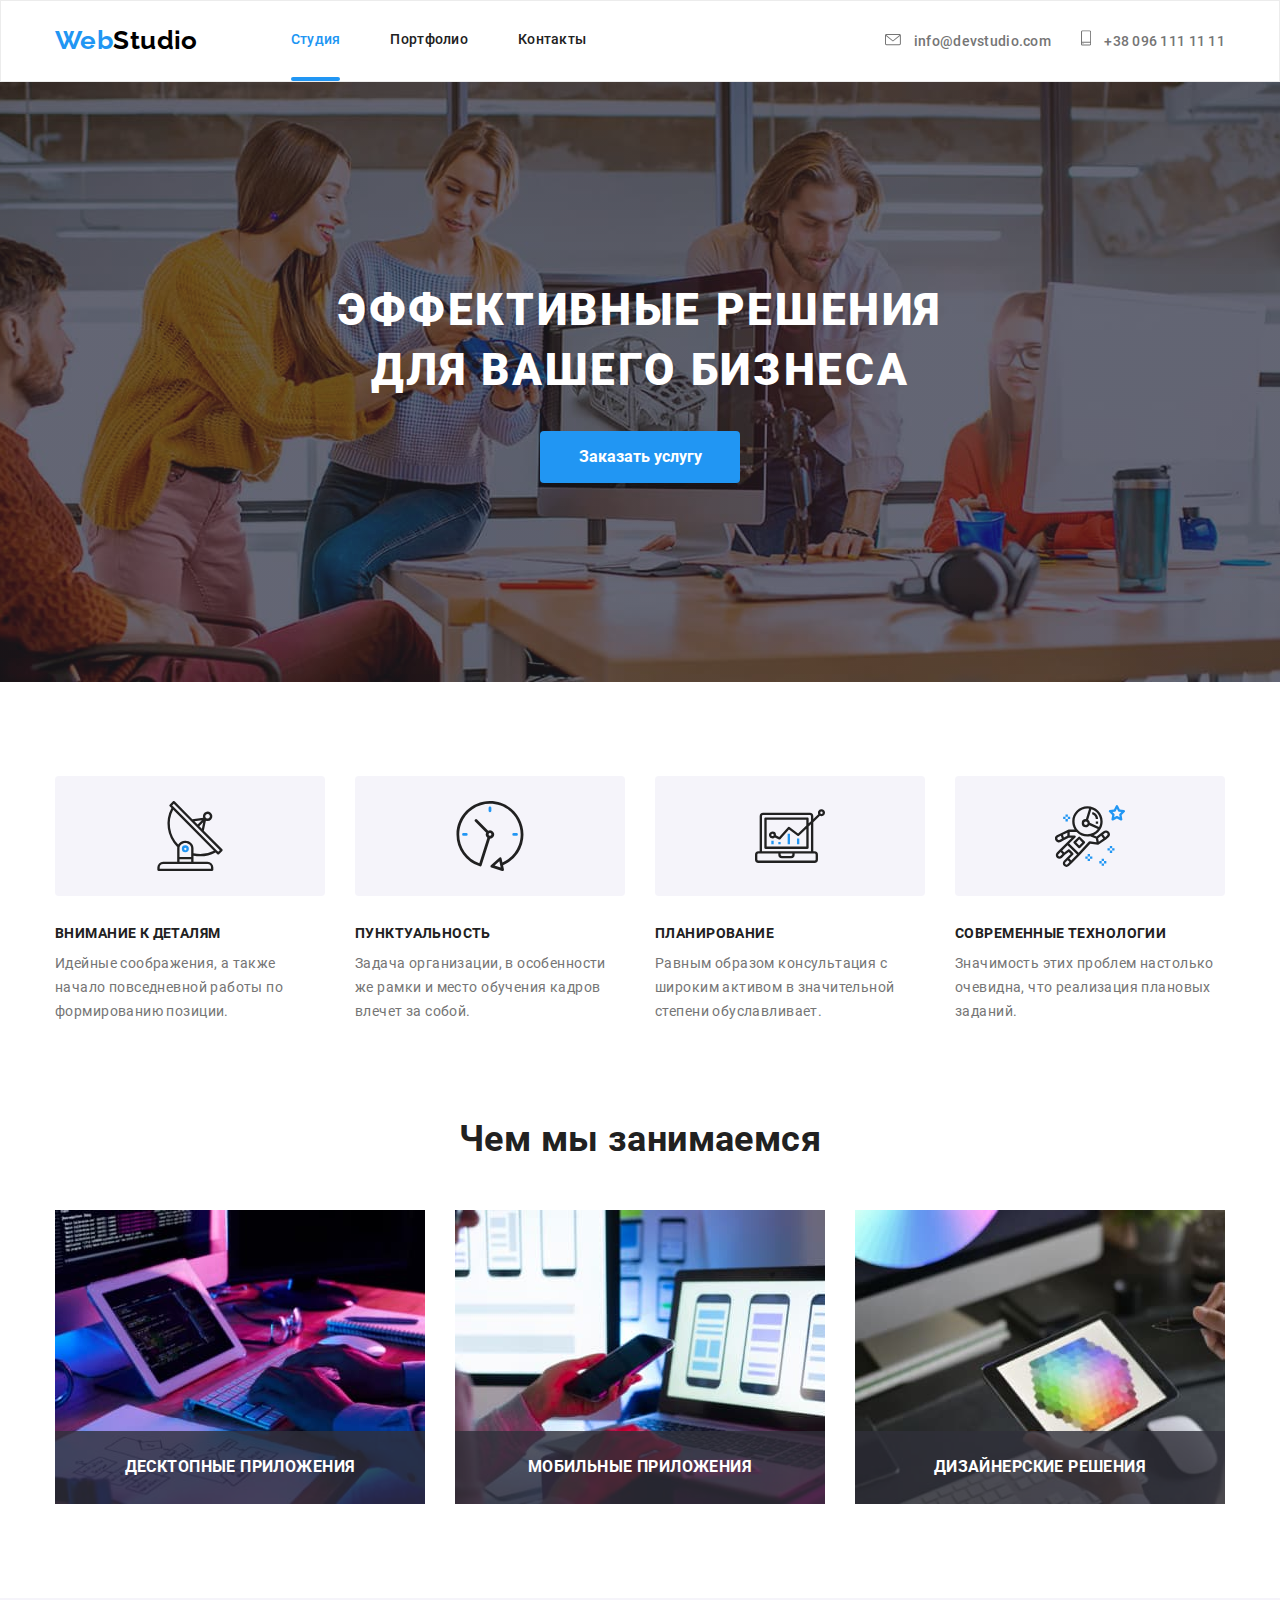
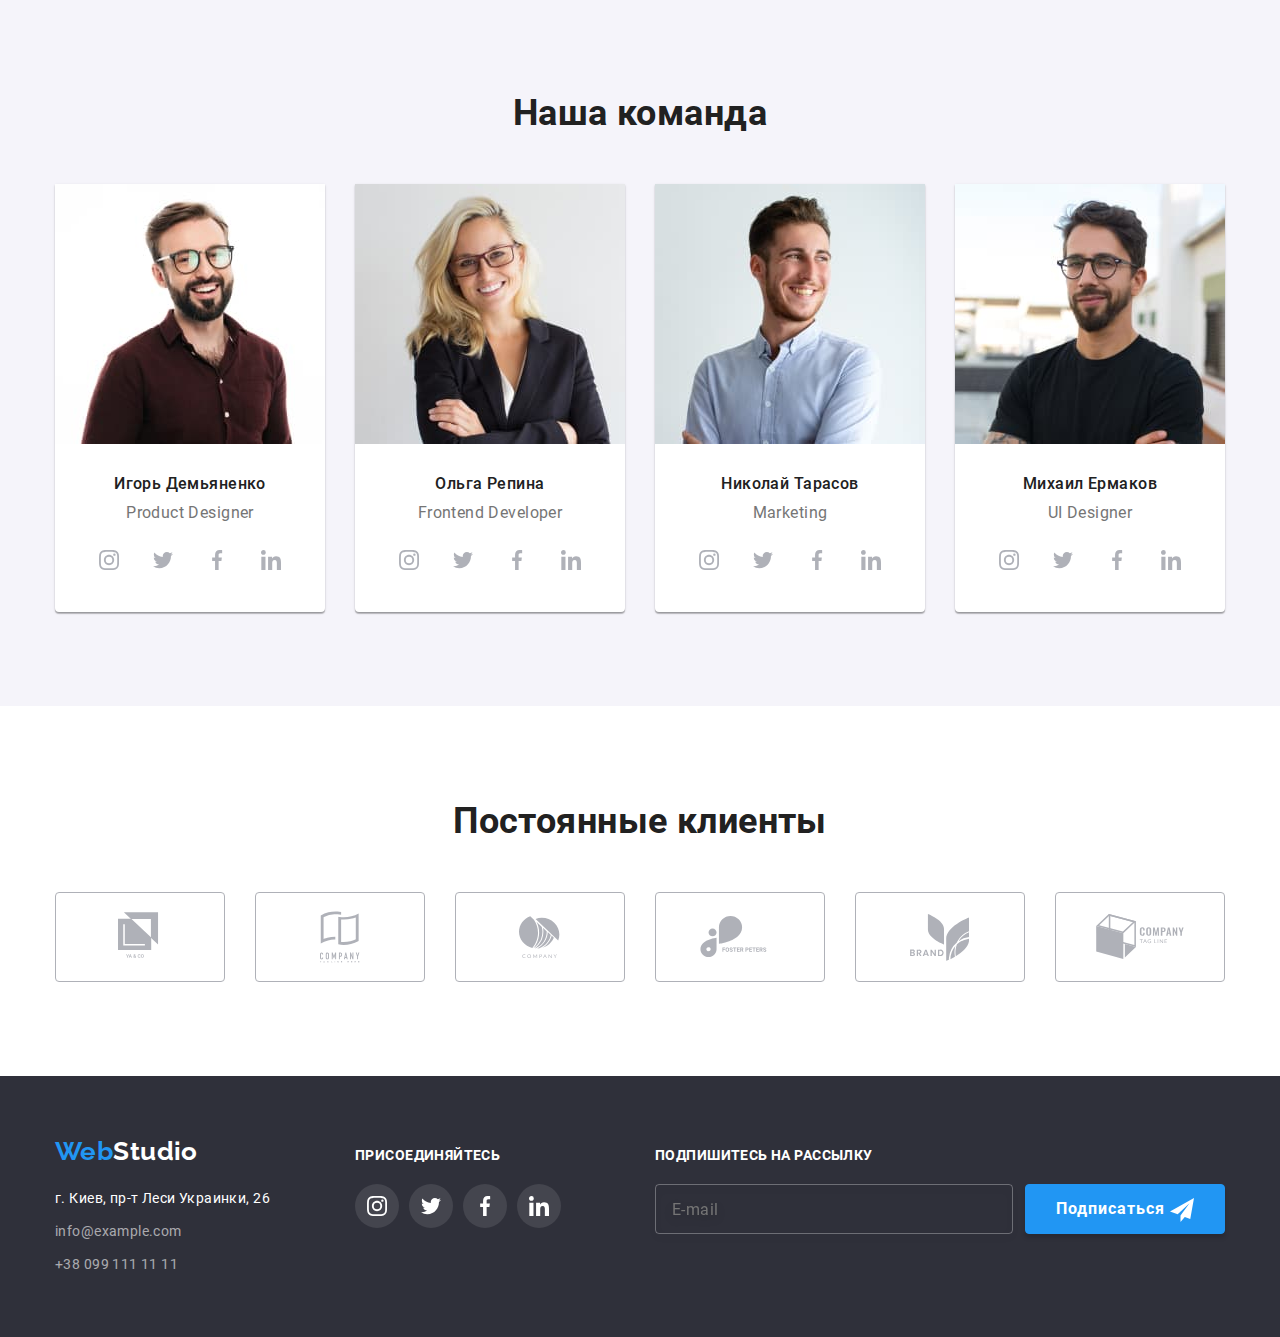
<file: index.html>
<!DOCTYPE html>
<html lang="ru">
  <head>
    <meta charset="UTF-8" />
    <meta name="viewport" content="width=device-width, initial-scale=1.0" />
    <title>Studio</title>
    <!-- <link
      href="https://fonts.googleapis.com/css2?family=Raleway:wght@700&family=Roboto:wght@400;500;700;900&display=swap"
      rel="stylesheet"
    /> -->
    <link rel="stylesheet" href="./css/main.min.css" />
  </head>

  <body>
    <!--Начало header-->
    <header class="page-header">
      <div class="container header">
        <nav class="main-nav">
          <a lang="en" href="" class="logo">
            <span class="accent">Web</span>Studio
          </a>
          <button
            type="button"
            class="menu-button"
            aria-expanded="false"
            aria-controls="menu-container"
            data-menu-button
          >
            <svg
              width="40"
              height="40"
              aria-label="Переключатель мобильного меню"
            >
              <use
                class="icon-menu-burger"
                href="./images/symbol-defs.svg#icon-menu"
              ></use>
              <use
                class="icon-cross"
                href="./images/symbol-defs.svg#icon-close"
              ></use>
            </svg>
          </button>
          <div class="menu-container" id="menu-container" data-menu>
            <div class="mobile-nav">
              <ul class="enumeration burger-nav">
                <li class="mobile-nav-item">
                  <a href="" class="mobile-nav-link current">Студия</a>
                </li>
                <li class="mobile-nav-item">
                  <a href="./portfolio.html" class="mobile-nav-link"
                    >Портфолио</a
                  >
                </li>
                <li class="mobile-nav-item">
                  <a href="" class="mobile-nav-link">Контакты</a>
                </li>
              </ul>
            </div>

            <div class="mobile-contacts">
              <ul class="enumeration burger-contacts">
                <li class="mobile-contacts-item">
                  <a
                    href="mailto:info@devstudio.com"
                    class="contacts-link envelope"
                  >
                    <svg class="contacts-images" width="16" height="12">
                      <use href="./images/symbol-defs.svg#icon-envelope"></use>
                    </svg>
                    info@devstudio.com
                  </a>
                </li>
                <li class="mobile-contacts-item">
                  <a href="tel:+380991111111" class="contacts-link smartphone">
                    <svg class="contacts-images" width="10" height="16">
                      <use
                        href="./images/symbol-defs.svg#icon-smartphone"
                      ></use>
                    </svg>
                    +38 096 111 11 11
                  </a>
                </li>
              </ul>
            </div>
          </div>
          <ul class="enumeration nav-list">
            <li class="nav-item">
              <a href="" class="nav-link current">Студия</a>
            </li>
            <li class="nav-item">
              <a href="./portfolio.html" class="nav-link">Портфолио</a>
            </li>
            <li class="nav-item"><a href="" class="nav-link">Контакты</a></li>
          </ul>
          <ul class="enumeration contacts">
            <li class="contacts-item">
              <a
                href="mailto:info@devstudio.com"
                class="contacts-link envelope"
              >
                <svg class="contacts-images" width="16" height="12">
                  <use href="./images/symbol-defs.svg#icon-envelope"></use>
                </svg>
                info@devstudio.com
              </a>
            </li>
            <li class="contacts-item">
              <a href="tel:+380991111111" class="contacts-link smartphone">
                <svg class="contacts-images" width="10" height="16">
                  <use href="./images/symbol-defs.svg#icon-smartphone"></use>
                </svg>
                +38 096 111 11 11
              </a>
            </li>
          </ul>
        </nav>
      </div>
    </header>
    <!--Конец header-->

    <main>
      <!--Начало блока героя-->
      <section class="hero">
        <div class="container hero-section">
          <h1 class="hero-title">
            Эффективные решения <br />
            для вашего бизнеса
          </h1>
          <button class="button" data-modal-open>Заказать услугу</button>

          <div class="backdrop is-hidden" data-modal>
            <div class="modal">
              <form class="form-hero">
                <b class="form-hero-title"
                  >Оставьте свои данные, мы вам перезвоним</b
                >
                <div class="form-field">
                  <div class="form-hero-svg">
                    <label for="name" class="hero-label">Имя</label>
                    <input
                      type="text"
                      id="name"
                      name="name"
                      class="hero-input"
                    />
                    <svg class="form-poin" width="18" height="18">
                      <use href="./images/symbol-defs.svg#icon-person"></use>
                    </svg>
                  </div>
                </div>

                <div class="form-field">
                  <div class="form-hero-svg">
                    <label for="tel" class="hero-label">Телефон</label>
                    <input type="tel" id="tel" name="tel" class="hero-input" />
                    <svg class="form-poin" width="18" height="18">
                      <use href="./images/symbol-defs.svg#icon-tel"></use>
                    </svg>
                  </div>
                </div>

                <div class="form-field">
                  <div class="form-hero-svg">
                    <label for="email" class="hero-label">Почта</label>
                    <input
                      type="email"
                      id="email"
                      name="email"
                      class="hero-input"
                    />
                    <svg class="form-poin" width="18" height="18">
                      <use href="./images/symbol-defs.svg#icon-letter"></use>
                    </svg>
                  </div>
                </div>

                <div class="form-field">
                  <div class="form-hero-svg">
                    <label for="comment" class="hero-label">Комментарий</label>
                    <textarea
                      name="textarea"
                      id="comment"
                      placeholder="Введите текст"
                      class="hero-input textarea"
                    ></textarea>
                  </div>
                </div>

                <label class="hero-check">
                  <input type="checkbox" name="check" class="checkbox" />
                  <span class="hero-checkbox-svg">
                    <svg width="16" height="15">
                      <use href="./images/symbol-defs.svg#icon-check"></use>
                    </svg>
                  </span>
                  <span>
                    Соглашаюсь с рассылкой и принимаю
                    <a href="" class="checkbox-policy">Условия договора</a>
                  </span>
                </label>

                <button type="submit" class="button form-hero-button">
                  Отправить
                </button>
              </form>
              <button class="close-button" data-modal-close>
                <svg width="18" height="18">
                  <use href="./images/symbol-defs.svg#icon-closeblack"></use>
                </svg>
              </button>
            </div>
          </div>
        </div>
      </section>
      <!--Конец блока героя-->

      <!--Начало Особенности-->
      <section>
        <div class="container features">
          <h2 class="features-title visually-hidden">Особенности</h2>
          <ul class="enumeration features-point">
            <li class="features-point-element antenna">
              <h3 class="features-list">Внимание к деталям</h3>
              <p class="features-text">
                Идейные соображения, а также начало повседневной работы по
                формированию позиции.
              </p>
            </li>
            <li class="features-point-element clock">
              <h3 class="features-list">Пунктуальность</h3>
              <p class="features-text">
                Задача организации, в особенности же рамки и место обучения
                кадров влечет за собой.
              </p>
            </li>
            <li class="features-point-element diagram">
              <h3 class="features-list">Планирование</h3>
              <p class="features-text">
                Равным образом консультация с широким активом в значительной
                степени обуславливает.
              </p>
            </li>
            <li class="features-point-element astronaut">
              <h3 class="features-list">Современные технологии</h3>
              <p class="features-text">
                Значимость этих проблем настолько очевидна, что реализация
                плановых заданий.
              </p>
            </li>
          </ul>
        </div>
      </section>
      <!--Конец Особенности-->

      <!--Начало Чем мы занимаемся-->
      <section class="activity">
        <div class="container activity-main">
          <h2 class="activity-title">Чем мы занимаемся</h2>
          <ul class="enumeration activity-point">
            <li class="activity-element">
              <picture>
                <source
                  srcset="
                    ./images/desktop/activity/desk.jpg    1x,
                    ./images/desktop/activity/desk@2x.jpg 2x
                  "
                  media="(min-width: 1200px)"
                />
                <img
                  src="./images/desktop/activity/desk.jpg"
                  alt="Ноутбук"
                  width="370"
                  class="activity-images"
                />
              </picture>
              <h3 class="activity-title-list desktop">Десктопные приложения</h3>
            </li>
            <li class="activity-element">
              <picture>
                <source
                  srcset="
                    ./images/desktop/activity/box.jpg    1x,
                    ./images/desktop/activity/box@2x.jpg 2x
                  "
                  media="(min-width: 1200px)"
                />
                <img
                  src="./images/desktop/activity/box.jpg"
                  alt="Телефон"
                  width="370"
                  class="activity-images"
                />
              </picture>
              <h3 class="activity-title-list mobile">Мобильные приложения</h3>
            </li>
            <li class="activity-element">
              <picture>
                <source
                  srcset="
                    ./images/desktop/activity/tv.jpg    1x,
                    ./images/desktop/activity/tv@2x.jpg 2x
                  "
                  media="(min-width: 1200px)"
                />
                <img
                  src="./images/desktop/activity/tv.jpg"
                  alt="Монитор"
                  width="370"
                  class="activity-images"
                />
              </picture>
              <h3 class="activity-title-list designer">Дизайнерские решения</h3>
            </li>
          </ul>
        </div>
      </section>
      <!--Конец Чем мы занимаемся-->

      <!--Начало Наша команда-->
      <section class="team">
        <div class="container team-main">
          <h2 class="team-title">Наша команда</h2>
          <ul class="enumeration team-point">
            <li class="team-list">
              <picture>
                <source
                  srcset="
                    ./images/desktop/team/demyanenko.jpg    1x,
                    ./images/desktop/team/demyanenko@2x.jpg 2x
                  "
                  media="(min-width: 1200px)"
                />
                <source
                  srcset="
                    ./images/tablet/team/demyanenko.jpg    1x,
                    ./images/tablet/team/demyanenko@2x.jpg 2x
                  "
                  media="(min-width: 768px)"
                />
                <source
                  srcset="
                    ./images/mobile/team/demyanenko.jpg    1x,
                    ./images/mobile/team/demyanenko@2x.jpg 2x
                  "
                  media="(max-width: 767px)"
                />
                <img
                  src="./images//desktop/team/demyanenko.jpg"
                  alt="Парень"
                  width="270"
                  class="team-images"
                />
              </picture>
              <h3 class="team-surname">Игорь Демьяненко</h3>
              <p lang="en" class="team-position">Product Designer</p>
              <ul class="enumeration team-flex">
                <li class="team-flex-links">
                  <a
                    href=""
                    target="blank"
                    aria-label="Instagram"
                    class="social-links"
                    ><svg class="network" width="20" height="20">
                      <use href="./images/symbol-defs.svg#icon-instagram"></use>
                    </svg>
                  </a>
                </li>
                <li class="team-flex-links">
                  <a
                    href=""
                    target="blank"
                    aria-label="Twitter"
                    class="social-links"
                    ><svg class="network" width="20" height="20">
                      <use href="./images/symbol-defs.svg#icon-twitter"></use>
                    </svg>
                  </a>
                </li>
                <li class="team-flex-links">
                  <a
                    href=""
                    target="blank"
                    aria-label="Facebook"
                    class="social-links"
                    ><svg class="network" width="20" height="20">
                      <use href="./images/symbol-defs.svg#icon-facebook"></use>
                    </svg>
                  </a>
                </li>
                <li class="team-flex-links">
                  <a
                    href=""
                    target="blank"
                    aria-label="LinkedIn"
                    class="social-links"
                    ><svg class="network" width="20" height="20">
                      <use href="./images/symbol-defs.svg#icon-linkedin"></use>
                    </svg>
                  </a>
                </li>
              </ul>
            </li>
            <li class="team-list">
              <picture>
                <source
                  srcset="
                    ./images/desktop/team/repin.jpg    1x,
                    ./images/desktop/team/repin@2x.jpg 2x
                  "
                  media="(min-width: 1200px)"
                />
                <source
                  srcset="
                    ./images/tablet/team/repin.jpg    1x,
                    ./images/tablet/team/repin@2x.jpg 2x
                  "
                  media="(min-width: 768px)"
                />
                <source
                  srcset="
                    ./images/mobile/team/repin.jpg    1x,
                    ./images/mobile/team/repin@2x.jpg 2x
                  "
                  media="(max-width: 767px)"
                />
                <img
                  src="./images/desktop/team/repin.jpg"
                  alt="Девушка"
                  width="270"
                  class="team-images"
                />
              </picture>
              <h3 class="team-surname">Ольга Репина</h3>
              <p lang="en" class="team-position">Frontend Developer</p>
              <ul class="enumeration team-flex">
                <li class="team-flex-links">
                  <a
                    href=""
                    target="blank"
                    aria-label="Instagram"
                    class="social-links"
                    ><svg class="network" width="20" height="20">
                      <use href="./images/symbol-defs.svg#icon-instagram"></use>
                    </svg>
                  </a>
                </li>
                <li class="team-flex-links">
                  <a
                    href=""
                    target="blank"
                    aria-label="Twitter"
                    class="social-links"
                    ><svg class="network" width="20" height="20">
                      <use href="./images/symbol-defs.svg#icon-twitter"></use>
                    </svg>
                  </a>
                </li>
                <li class="team-flex-links">
                  <a
                    href=""
                    target="blank"
                    aria-label="Facebook"
                    class="social-links"
                    ><svg class="network" width="20" height="20">
                      <use href="./images/symbol-defs.svg#icon-facebook"></use>
                    </svg>
                  </a>
                </li>
                <li class="team-flex-links">
                  <a
                    href=""
                    target="blank"
                    aria-label="LinkedIn"
                    class="social-links"
                    ><svg class="network" width="20" height="20">
                      <use href="./images/symbol-defs.svg#icon-linkedin"></use>
                    </svg>
                  </a>
                </li>
              </ul>
            </li>
            <li class="team-list">
              <picture>
                <source
                  srcset="
                    ./images/desktop/team/tarasov.jpg    1x,
                    ./images/desktop/team/tarasov@2x.jpg 2x
                  "
                  media="(min-width: 1200px)"
                />
                <source
                  srcset="
                    ./images/tablet/team/tarasov.jpg    1x,
                    ./images/tablet/team/tarasov@2x.jpg 2x
                  "
                  media="(min-width: 768px)"
                />
                <source
                  srcset="
                    ./images/mobile/team/tarasov.jpg    1x,
                    ./images/mobile/team/tarasov@2x.jpg 2x
                  "
                  media="(max-width: 767px)"
                />
                <img
                  src="./images/desktop/team/tarasov.jpg"
                  alt="Парень"
                  width="270"
                  class="team-images"
                />
              </picture>
              <h3 class="team-surname">Николай Тарасов</h3>
              <p lang="en" class="team-position">Marketing</p>
              <ul class="enumeration team-flex">
                <li class="team-flex-links">
                  <a
                    href=""
                    target="blank"
                    aria-label="Instagram"
                    class="social-links"
                    ><svg class="network" width="20" height="20">
                      <use href="./images/symbol-defs.svg#icon-instagram"></use>
                    </svg>
                  </a>
                </li>
                <li class="team-flex-links">
                  <a
                    href=""
                    target="blank"
                    aria-label="Twitter"
                    class="social-links"
                    ><svg class="network" width="20" height="20">
                      <use href="./images/symbol-defs.svg#icon-twitter"></use>
                    </svg>
                  </a>
                </li>
                <li class="team-flex-links">
                  <a
                    href=""
                    target="blank"
                    aria-label="Facebook"
                    class="social-links"
                    ><svg class="network" width="20" height="20">
                      <use href="./images/symbol-defs.svg#icon-facebook"></use>
                    </svg>
                  </a>
                </li>
                <li class="team-flex-links">
                  <a
                    href=""
                    target="blank"
                    aria-label="LinkedIn"
                    class="social-links"
                    ><svg class="network" width="20" height="20">
                      <use href="./images/symbol-defs.svg#icon-linkedin"></use>
                    </svg>
                  </a>
                </li>
              </ul>
            </li>
            <li class="team-list">
              <picture>
                <source
                  srcset="
                    ./images/desktop/team/ermakov.jpg    1x,
                    ./images/desktop/team/ermakov@2x.jpg 2x
                  "
                  media="(min-width: 1200px)"
                />
                <source
                  srcset="
                    ./images/tablet/team/ermakov.jpg    1x,
                    ./images/tablet/team/ermakov@2x.jpg 2x
                  "
                  media="(min-width: 768px)"
                />
                <source
                  srcset="
                    ./images/mobile/team/ermakov.jpg    1x,
                    ./images/mobile/team/ermakov@2x.jpg 2x
                  "
                  media="(max-width: 767px)"
                />
                <img
                  src="./images/desktop/team/ermakov.jpg"
                  alt="Парень"
                  width="270"
                  class="team-images"
                />
              </picture>
              <h3 class="team-surname">Михаил Ермаков</h3>
              <p lang="en" class="team-position">UI Designer</p>
              <div class="team-links">
                <ul class="enumeration team-flex">
                  <li class="team-flex-links">
                    <a
                      href=""
                      target="blank"
                      aria-label="Instagram"
                      class="social-links"
                      ><svg class="network" width="20" height="20">
                        <use
                          href="./images/symbol-defs.svg#icon-instagram"
                        ></use>
                      </svg>
                    </a>
                  </li>
                  <li class="team-flex-links">
                    <a
                      href=""
                      target="blank"
                      aria-label="Twitter"
                      class="social-links"
                      ><svg class="network" width="20" height="20">
                        <use href="./images/symbol-defs.svg#icon-twitter"></use>
                      </svg>
                    </a>
                  </li>
                  <li class="team-flex-links">
                    <a
                      href=""
                      target="blank"
                      aria-label="Facebook"
                      class="social-links"
                      ><svg class="network" width="20" height="20">
                        <use
                          href="./images/symbol-defs.svg#icon-facebook"
                        ></use>
                      </svg>
                    </a>
                  </li>
                  <li class="team-flex-links">
                    <a
                      href=""
                      target="blank"
                      aria-label="LinkedIn"
                      class="social-links"
                      ><svg class="network" width="20" height="20">
                        <use
                          href="./images/symbol-defs.svg#icon-linkedin"
                        ></use>
                      </svg>
                    </a>
                  </li>
                </ul>
              </div>
            </li>
          </ul>
        </div>
      </section>
      <!--Конец Наша команда-->

      <!--Начало Постоянные клиенты-->
      <section class="customers">
        <div class="container customers-main">
          <h2 class="customers-title">Постоянные клиенты</h2>
          <ul class="enumeration customers-point">
            <li class="customers-list">
              <a href="" class="customers-link">
                <svg class="customers-logo" width="44.27" height="49.23">
                  <use href="./images/symbol-defs.svg#icon-logo1"></use>
                </svg>
              </a>
            </li>
            <li class="customers-list">
              <a href="" class="customers-link">
                <svg class="customers-logo" width="40" height="52">
                  <use href="./images/symbol-defs.svg#icon-logo2"></use>
                </svg>
              </a>
            </li>
            <li class="customers-list">
              <a href="" class="customers-link">
                <svg class="customers-logo" width="41" height="42.6">
                  <use href="./images/symbol-defs.svg#icon-logo3"></use>
                </svg>
              </a>
            </li>
            <li class="customers-list">
              <a href="" class="customers-link">
                <svg class="customers-logo" width="79.66" height="42.02">
                  <use href="./images/symbol-defs.svg#icon-logo4"></use>
                </svg>
              </a>
            </li>
            <li class="customers-list">
              <a href="" class="customers-link">
                <svg class="customers-logo" width="59" height="47">
                  <use href="./images/symbol-defs.svg#icon-logo5"></use>
                </svg>
              </a>
            </li>
            <li class="customers-list">
              <a href="" class="customers-link">
                <svg class="customers-logo" width="88.48" height="45.44">
                  <use href="./images/symbol-defs.svg#icon-logo6"></use>
                </svg>
              </a>
            </li>
          </ul>
        </div>
      </section>
      <!--Конец Постоянные клиенты-->
    </main>

    <!--Начало footer-->
    <footer class="footer">
      <div class="container footer-flex">
        <div class="footer-nav">
          <a lang="en" href="" class="footer-logo">
            <span class="accent">Web</span>Studio
          </a>
          <address class="address">
            г. Киев, пр-т Леси Украинки, 26 <br />
            <a href="mailto:info@example.com" class="address-link"
              >info@example.com</a
            >
            <a href="tel:+380991111111" class="address-link"
              >+38 099 111 11 11</a
            >
          </address>
        </div>
        <div class="footer-join">
          <b class="footer-title">присоединяйтесь</b>
          <ul class="enumeration join">
            <li class="join-link">
              <a
                href=""
                target="blank"
                aria-label="Instagram"
                class="footer-title-link"
                ><svg class="join-network" width="20" height="20">
                  <use href="./images/symbol-defs.svg#icon-instagram"></use>
                </svg>
              </a>
            </li>
            <li class="join-link">
              <a
                href=""
                target="blank"
                aria-label="Twitter"
                class="footer-title-link"
                ><svg class="join-network" width="20" height="20">
                  <use href="./images/symbol-defs.svg#icon-twitter"></use>
                </svg>
              </a>
            </li>
            <li class="join-link">
              <a
                href=""
                target="blank"
                aria-label="Facebook"
                class="footer-title-link"
                ><svg class="join-network" width="20" height="20">
                  <use href="./images/symbol-defs.svg#icon-facebook"></use>
                </svg>
              </a>
            </li>
            <li class="join-link">
              <a
                href=""
                target="blank"
                aria-label="LinkedIn"
                class="footer-title-link"
                ><svg class="join-network" width="20" height="20">
                  <use href="./images/symbol-defs.svg#icon-linkedin"></use>
                </svg>
              </a>
            </li>
          </ul>
        </div>
        <div class="footer-follow">
          <form class="fotter-form">
            <b class="footer-title">Подпишитесь на рассылку</b>
            <div class="fotter-area">
              <div class="fotter-email">
                <input
                  type="email"
                  name="fotter-form"
                  id="fotter-form"
                  placeholder="E-mail"
                  class="fotter-input"
                />
              </div>

              <button type="submit" class="fotter-submit">
                Подписаться
                <svg class="fotter-submit-poin" width="24" height="24">
                  <use href="./images/symbol-defs.svg#icon-send"></use>
                </svg>
              </button>
            </div>
          </form>
        </div>
      </div>
    </footer>
    <!--Конец footer-->
    <!-- modal.js -->
    <script src="./js/menu.js"></script>
    <script src="./js/modal.js"></script>
  </body>
</html>
</file>
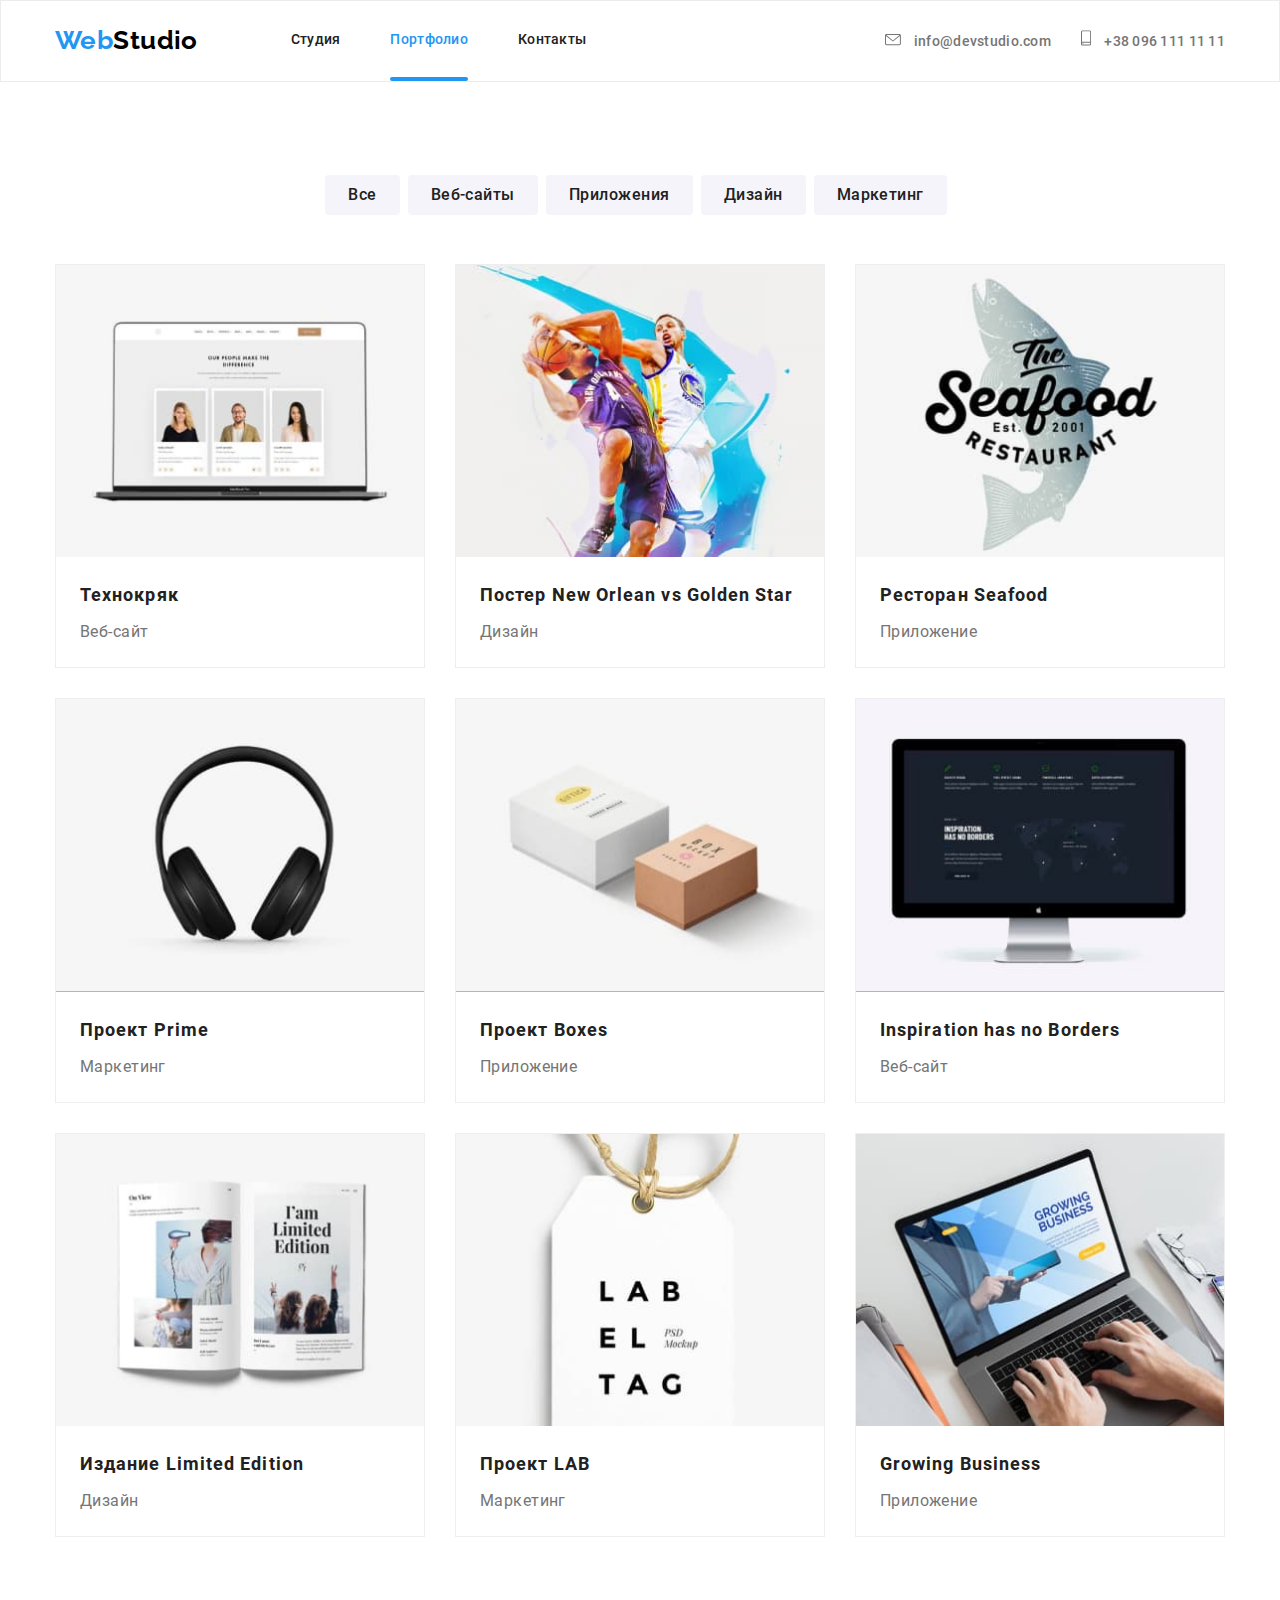
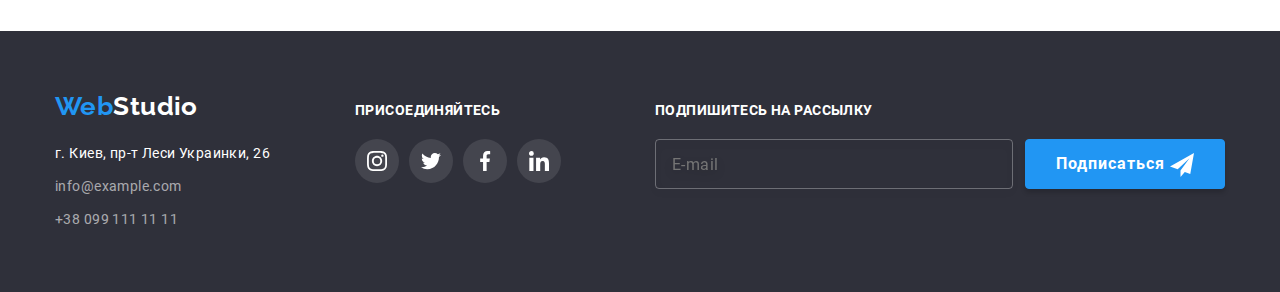
<file: portfolio.html>
<!DOCTYPE html>
<html lang="ru">
  <head>
    <meta charset="UTF-8" />
    <meta name="viewport" content="width=device-width, initial-scale=1.0" />
    <title>Portfolio</title>
    <!-- <link
      href="https://fonts.googleapis.com/css2?family=Raleway:wght@700&family=Roboto:wght@400;500;700;900&display=swap"
      rel="stylesheet"
    /> -->
    <link rel="stylesheet" href="./css/portfolio.min.css" />
  </head>

  <body>
    <!--Начало header-->
    <header class="page-header">
      <div class="container header">
        <nav class="main-nav">
          <a lang="en" href="" class="logo">
            <span class="accent">Web</span>Studio
          </a>
          <button
            type="button"
            class="menu-button"
            aria-expanded="false"
            aria-controls="menu-container"
            data-menu-button
          >
            <svg
              width="40"
              height="40"
              aria-label="Переключатель мобильного меню"
            >
              <use
                class="icon-menu-burger"
                href="./images/symbol-defs.svg#icon-menu"
              ></use>
              <use
                class="icon-cross"
                href="./images/symbol-defs.svg#icon-close"
              ></use>
            </svg>
          </button>
          <div class="menu-container" id="menu-container" data-menu>
            <div class="mobile-nav">
              <ul class="enumeration burger-nav">
                <li class="mobile-nav-item">
                  <a href="./index.html" class="mobile-nav-link">Студия</a>
                </li>
                <li class="mobile-nav-item">
                  <a href="./portfolio.html" class="mobile-nav-link current"
                    >Портфолио</a
                  >
                </li>
                <li class="mobile-nav-item">
                  <a href="" class="mobile-nav-link">Контакты</a>
                </li>
              </ul>
            </div>

            <div class="mobile-contacts">
              <ul class="enumeration burger-contacts">
                <li class="mobile-contacts-item">
                  <a
                    href="mailto:info@devstudio.com"
                    class="contacts-link envelope"
                  >
                    <svg class="contacts-images" width="16" height="12">
                      <use href="./images/symbol-defs.svg#icon-envelope"></use>
                    </svg>
                    info@devstudio.com
                  </a>
                </li>
                <li class="mobile-contacts-item">
                  <a href="tel:+380991111111" class="contacts-link smartphone">
                    <svg class="contacts-images" width="10" height="16">
                      <use
                        href="./images/symbol-defs.svg#icon-smartphone"
                      ></use>
                    </svg>
                    +38 096 111 11 11
                  </a>
                </li>
              </ul>
            </div>
          </div>

          <ul class="enumeration nav-list">
            <li class="nav-item">
              <a href="./index.html" class="nav-link">Студия</a>
            </li>
            <li class="nav-item">
              <a href="./portfolio.html" class="nav-link current">Портфолио</a>
            </li>
            <li class="nav-item"><a href="" class="nav-link">Контакты</a></li>
          </ul>
          <ul class="enumeration contacts">
            <li class="contacts-item">
              <a
                href="mailto:info@devstudio.com"
                class="contacts-link envelope"
              >
                <svg class="contacts-images" width="16" height="12">
                  <use href="./images/symbol-defs.svg#icon-envelope"></use>
                </svg>
                info@devstudio.com
              </a>
            </li>
            <li class="contacts-item">
              <a href="tel:+380991111111" class="contacts-link smartphone">
                <svg class="contacts-images" width="10" height="16">
                  <use href="./images/symbol-defs.svg#icon-smartphone"></use>
                </svg>
                +38 096 111 11 11
              </a>
            </li>
          </ul>
        </nav>
      </div>
    </header>
    <!--Конец header-->

    <main>
      <!--Начало Фильтр-->
      <section class="portfolio-primary">
        <div class="container portfolio-primary-button">
          <h1 class="portfolio-primary-title">Пример наших работ</h1>
          <ul class="enumeration button-portfolio">
            <li class="button-portfolio-links">
              <button type="button" class="button-portfolio primary">
                Все
              </button>
            </li>
            <li class="button-portfolio-links">
              <button type="button" class="button-portfolio primary">
                Веб-сайты
              </button>
            </li>
            <li class="button-portfolio-links">
              <button type="button" class="button-portfolio primary">
                Приложения
              </button>
            </li>
            <li class="button-portfolio-links">
              <button type="button" class="button-portfolio primary">
                Дизайн
              </button>
            </li>
            <li class="button-portfolio-links">
              <button type="button" class="button-portfolio primary">
                Маркетинг
              </button>
            </li>
          </ul>
        </div>
      </section>
      <!--Конец Фильтр-->

      <!--Начало Наши работы-->
      <section class="portfolio">
        <div class="container portfolio-main">
          <ul class="enumeration portfolio-point">
            <li class="portfolio-element">
              <a href="" class="portfolio-link">
                <div class="box-hover">
                  <picture>
                    <source
                      srcset="
                        ./images-portfolio/desktop/portfolio1.jpg    1x,
                        ./images-portfolio/desktop/portfolio1@2x.jpg 2x
                      "
                      media="(min-width: 1200px)"
                    />
                    <source
                      srcset="
                        ./images-portfolio/tablet/portfolio1.jpg    1x,
                        ./images-portfolio/tablet/portfolio1@2x.jpg 2x
                      "
                      media="(min-width: 768px)"
                    />
                    <source
                      srcset="
                        ./images-portfolio/mobile/portfolio1.jpg    1x,
                        ./images-portfolio/mobile/portfolio1@2x.jpg 2x
                      "
                      media="(max-width: 767px)"
                    />
                    <img
                      src="./images-portfolio/desktop/portfolio1.jpg"
                      alt="На портфолио фото двух женщин и одного мужчины "
                      width="450"
                      class="portfolio-foto"
                    />
                  </picture>
                  <div class="portfolio-text">
                    <p class="text-card">
                      Технокряк это современная площадка распространения
                      коронавируса. Компании используют эту платформу для
                      цифрового шпионажа и атак на защищённые сервера
                      конкурентов.
                    </p>
                  </div>
                </div>
                <div class="portfolio-content">
                  <h2 class="portfolio-title">Технокряк</h2>
                  <p class="portfolio-filter">Веб-сайт</p>
                </div>
              </a>
            </li>
            <li class="portfolio-element">
              <a href="" class="portfolio-link">
                <div class="box-hover">
                  <picture>
                    <source
                      srcset="
                        ./images-portfolio/desktop/portfolio2.jpg    1x,
                        ./images-portfolio/desktop/portfolio2@2x.jpg 2x
                      "
                      media="(min-width: 1200px)"
                    />
                    <source
                      srcset="
                        ./images-portfolio/tablet/portfolio2.jpg    1x,
                        ./images-portfolio/tablet/portfolio2@2x.jpg 2x
                      "
                      media="(min-width: 768px)"
                    />
                    <source
                      srcset="
                        ./images-portfolio/mobile/portfolio2.jpg    1x,
                        ./images-portfolio/mobile/portfolio2@2x.jpg 2x
                      "
                      media="(max-width: 767px)"
                    />
                    <img
                      src="./images-portfolio/desktop/portfolio2.jpg"
                      alt="Два парня играют в баскетбол"
                      width="450"
                      class="portfolio-foto"
                    />
                  </picture>
                  <div class="portfolio-text">
                    <p class="text-card">
                      Технокряк это современная площадка распространения
                      коронавируса. Компании используют эту платформу для
                      цифрового шпионажа и атак на защищённые сервера
                      конкурентов.
                    </p>
                  </div>
                </div>
                <div class="portfolio-content">
                  <h2 class="portfolio-title">
                    Постер New Orlean vs Golden Star
                  </h2>
                  <p class="portfolio-filter">Дизайн</p>
                </div>
              </a>
            </li>
            <li class="portfolio-element">
              <a href="" class="portfolio-link">
                <div class="box-hover">
                  <picture>
                    <source
                      srcset="
                        ./images-portfolio/desktop/portfolio3.jpg    1x,
                        ./images-portfolio/desktop/portfolio3@2x.jpg 2x
                      "
                      media="(min-width: 1200px)"
                    />
                    <source
                      srcset="
                        ./images-portfolio/tablet/portfolio3.jpg    1x,
                        ./images-portfolio/tablet/portfolio3@2x.jpg 2x
                      "
                      media="(min-width: 768px)"
                    />
                    <source
                      srcset="
                        ./images-portfolio/mobile/portfolio3.jpg    1x,
                        ./images-portfolio/mobile/portfolio3@2x.jpg 2x
                      "
                      media="(max-width: 767px)"
                    />
                    <img
                      src="./images-portfolio/desktop/portfolio3.jpg"
                      alt="Логотип рыбного ресторана"
                      width="450"
                      class="portfolio-foto"
                    />
                  </picture>
                  <div class="portfolio-text">
                    <p class="text-card">
                      Технокряк это современная площадка распространения
                      коронавируса. Компании используют эту платформу для
                      цифрового шпионажа и атак на защищённые сервера
                      конкурентов.
                    </p>
                  </div>
                </div>
                <div class="portfolio-content">
                  <h2 class="portfolio-title">Ресторан Seafood</h2>
                  <p class="portfolio-filter">Приложение</p>
                </div>
              </a>
            </li>
            <li class="portfolio-element">
              <a href="" class="portfolio-link">
                <div class="box-hover">
                  <picture>
                    <source
                      srcset="
                        ./images-portfolio/desktop/portfolio4.jpg    1x,
                        ./images-portfolio/desktop/portfolio4@2x.jpg 2x
                      "
                      media="(min-width: 1200px)"
                    />
                    <source
                      srcset="
                        ./images-portfolio/tablet/portfolio4.jpg    1x,
                        ./images-portfolio/tablet/portfolio4@2x.jpg 2x
                      "
                      media="(min-width: 768px)"
                    />
                    <source
                      srcset="
                        ./images-portfolio/mobile/portfolio4.jpg    1x,
                        ./images-portfolio/mobile/portfolio4@2x.jpg 2x
                      "
                      media="(max-width: 767px)"
                    />
                    <img
                      src="./images-portfolio/desktop/portfolio4.jpg"
                      alt="Наушники"
                      width="450"
                      class="portfolio-foto"
                    />
                  </picture>
                  <div class="portfolio-text">
                    <p class="text-card">
                      Технокряк это современная площадка распространения
                      коронавируса. Компании используют эту платформу для
                      цифрового шпионажа и атак на защищённые сервера
                      конкурентов.
                    </p>
                  </div>
                </div>
                <div class="portfolio-content">
                  <h2 class="portfolio-title">Проект Prime</h2>
                  <p class="portfolio-filter">Маркетинг</p>
                </div>
              </a>
            </li>
            <li class="portfolio-element">
              <a href="" class="portfolio-link">
                <div class="box-hover">
                  <picture>
                    <source
                      srcset="
                        ./images-portfolio/desktop/portfolio5.jpg    1x,
                        ./images-portfolio/desktop/portfolio5@2x.jpg 2x
                      "
                      media="(min-width: 1200px)"
                    />
                    <source
                      srcset="
                        ./images-portfolio/tablet/portfolio5.jpg    1x,
                        ./images-portfolio/tablet/portfolio5@2x.jpg 2x
                      "
                      media="(min-width: 768px)"
                    />
                    <source
                      srcset="
                        ./images-portfolio/mobile/portfolio5.jpg    1x,
                        ./images-portfolio/mobile/portfolio5@2x.jpg 2x
                      "
                      media="(max-width: 767px)"
                    />
                    <img
                      src="./images-portfolio/desktop/portfolio5.jpg"
                      alt="Две коробки"
                      width="450"
                      class="portfolio-foto"
                    />
                  </picture>
                  <div class="portfolio-text">
                    <p class="text-card">
                      Технокряк это современная площадка распространения
                      коронавируса. Компании используют эту платформу для
                      цифрового шпионажа и атак на защищённые сервера
                      конкурентов.
                    </p>
                  </div>
                </div>
                <div class="portfolio-content">
                  <h2 class="portfolio-title">Проект Boxes</h2>
                  <p class="portfolio-filter">Приложение</p>
                </div>
              </a>
            </li>
            <li class="portfolio-element">
              <a href="" class="portfolio-link">
                <div class="box-hover">
                  <picture>
                    <source
                      srcset="
                        ./images-portfolio/desktop/portfolio6.jpg    1x,
                        ./images-portfolio/desktop/portfolio6@2x.jpg 2x
                      "
                      media="(min-width: 1200px)"
                    />
                    <source
                      srcset="
                        ./images-portfolio/tablet/portfolio6.jpg    1x,
                        ./images-portfolio/tablet/portfolio6@2x.jpg 2x
                      "
                      media="(min-width: 768px)"
                    />
                    <source
                      srcset="
                        ./images-portfolio/mobile/portfolio6.jpg    1x,
                        ./images-portfolio/mobile/portfolio6@2x.jpg 2x
                      "
                      media="(max-width: 767px)"
                    />
                    <img
                      src="./images-portfolio/desktop/portfolio6.jpg"
                      alt="Черный монитор"
                      width="450"
                      class="portfolio-foto"
                    />
                  </picture>
                  <div class="portfolio-text">
                    <p class="text-card">
                      Технокряк это современная площадка распространения
                      коронавируса. Компании используют эту платформу для
                      цифрового шпионажа и атак на защищённые сервера
                      конкурентов.
                    </p>
                  </div>
                </div>
                <div class="portfolio-content">
                  <h2 class="portfolio-title">Inspiration has no Borders</h2>
                  <p class="portfolio-filter">Веб-сайт</p>
                </div>
              </a>
            </li>
            <li class="portfolio-element">
              <a href="" class="portfolio-link">
                <div class="box-hover">
                  <picture>
                    <source
                      srcset="
                        ./images-portfolio/desktop/portfolio7.jpg    1x,
                        ./images-portfolio/desktop/portfolio7@2x.jpg 2x
                      "
                      media="(min-width: 1200px)"
                    />
                    <source
                      srcset="
                        ./images-portfolio/tablet/portfolio7.jpg    1x,
                        ./images-portfolio/tablet/portfolio7@2x.jpg 2x
                      "
                      media="(min-width: 768px)"
                    />
                    <source
                      srcset="
                        ./images-portfolio/mobile/portfolio7.jpg    1x,
                        ./images-portfolio/mobile/portfolio7@2x.jpg 2x
                      "
                      media="(max-width: 767px)"
                    />
                    <img
                      src="./images-portfolio/desktop/portfolio7.jpg"
                      alt="Открытый журнал"
                      width="450"
                      class="portfolio-foto"
                    />
                  </picture>
                  <div class="portfolio-text">
                    <p class="text-card">
                      Технокряк это современная площадка распространения
                      коронавируса. Компании используют эту платформу для
                      цифрового шпионажа и атак на защищённые сервера
                      конкурентов.
                    </p>
                  </div>
                </div>
                <div class="portfolio-content">
                  <h2 class="portfolio-title">Издание Limited Edition</h2>
                  <p class="portfolio-filter">Дизайн</p>
                </div>
              </a>
            </li>
            <li class="portfolio-element">
              <a href="" class="portfolio-link">
                <div class="box-hover">
                  <picture>
                    <source
                      srcset="
                        ./images-portfolio/desktop/portfolio8.jpg    1x,
                        ./images-portfolio/desktop/portfolio8@2x.jpg 2x
                      "
                      media="(min-width: 1200px)"
                    />
                    <source
                      srcset="
                        ./images-portfolio/tablet/portfolio8.jpg    1x,
                        ./images-portfolio/tablet/portfolio8@2x.jpg 2x
                      "
                      media="(min-width: 768px)"
                    />
                    <source
                      srcset="
                        ./images-portfolio/mobile/portfolio8.jpg    1x,
                        ./images-portfolio/mobile/portfolio8@2x.jpg 2x
                      "
                      media="(max-width: 767px)"
                    />
                    <img
                      src="./images-portfolio/desktop/portfolio8.jpg"
                      alt="Лейбл"
                      width="450"
                      class="portfolio-foto"
                    />
                  </picture>
                  <div class="portfolio-text">
                    <p class="text-card">
                      Технокряк это современная площадка распространения
                      коронавируса. Компании используют эту платформу для
                      цифрового шпионажа и атак на защищённые сервера
                      конкурентов.
                    </p>
                  </div>
                </div>
                <div class="portfolio-content">
                  <h2 class="portfolio-title">Проект LAB</h2>
                  <p class="portfolio-filter">Маркетинг</p>
                </div>
              </a>
            </li>
            <li class="portfolio-element">
              <a href="" class="portfolio-link">
                <div class="box-hover">
                  <picture>
                    <source
                      srcset="
                        ./images-portfolio/desktop/portfolio9.jpg    1x,
                        ./images-portfolio/desktop/portfolio9@2x.jpg 2x
                      "
                      media="(min-width: 1200px)"
                    />
                    <source
                      srcset="
                        ./images-portfolio/tablet/portfolio9.jpg    1x,
                        ./images-portfolio/tablet/portfolio9@2x.jpg 2x
                      "
                      media="(min-width: 768px)"
                    />
                    <source
                      srcset="
                        ./images-portfolio/mobile/portfolio9.jpg    1x,
                        ./images-portfolio/mobile/portfolio9@2x.jpg 2x
                      "
                      media="(max-width: 767px)"
                    />
                    <img
                      src="./images-portfolio/desktop/portfolio9.jpg"
                      alt="Работа за ноутбуком"
                      width="450"
                      class="portfolio-foto"
                    />
                  </picture>
                  <div class="portfolio-text">
                    <p class="text-card">
                      Технокряк это современная площадка распространения
                      коронавируса. Компании используют эту платформу для
                      цифрового шпионажа и атак на защищённые сервера
                      конкурентов.
                    </p>
                  </div>
                </div>
                <div class="portfolio-content">
                  <h2 class="portfolio-title">Growing Business</h2>
                  <p class="portfolio-filter">Приложение</p>
                </div>
              </a>
            </li>
          </ul>
        </div>
      </section>
      <!--Конец Наши работы-->
    </main>

    <!--Начало footer-->
    <footer class="footer">
      <div class="container footer-flex">
        <div class="footer-nav">
          <a lang="en" href="" class="footer-logo">
            <span class="accent">Web</span>Studio
          </a>
          <address class="address">
            г. Киев, пр-т Леси Украинки, 26 <br />
            <a href="mailto:info@example.com" class="address-link"
              >info@example.com</a
            >
            <a href="tel:+380991111111" class="address-link"
              >+38 099 111 11 11</a
            >
          </address>
        </div>
        <div class="footer-join">
          <b class="footer-title">присоединяйтесь</b>
          <ul class="enumeration join">
            <li class="join-link">
              <a
                href=""
                target="blank"
                aria-label="Instagram"
                class="footer-title-link"
                ><svg class="join-network" width="20" height="20">
                  <use href="./images/symbol-defs.svg#icon-instagram"></use>
                </svg>
              </a>
            </li>
            <li class="join-link">
              <a
                href=""
                target="blank"
                aria-label="Twitter"
                class="footer-title-link"
                ><svg class="join-network" width="20" height="20">
                  <use href="./images/symbol-defs.svg#icon-twitter"></use>
                </svg>
              </a>
            </li>
            <li class="join-link">
              <a
                href=""
                target="blank"
                aria-label="Facebook"
                class="footer-title-link"
                ><svg class="join-network" width="20" height="20">
                  <use href="./images/symbol-defs.svg#icon-facebook"></use>
                </svg>
              </a>
            </li>
            <li class="join-link">
              <a
                href=""
                target="blank"
                aria-label="LinkedIn"
                class="footer-title-link"
                ><svg class="join-network" width="20" height="20">
                  <use href="./images/symbol-defs.svg#icon-linkedin"></use>
                </svg>
              </a>
            </li>
          </ul>
        </div>
        <div class="footer-follow">
          <form class="fotter-form">
            <b class="footer-title">Подпишитесь на рассылку</b>
            <div class="fotter-area">
              <div class="fotter-email">
                <!-- <label for="fotter-form" class="fotter-label">E-mail</label> -->
                <input
                  type="email"
                  name="fotter-form"
                  id="fotter-form"
                  placeholder="E-mail"
                  class="fotter-input"
                />
              </div>

              <button type="submit" class="fotter-submit">
                Подписаться
                <svg class="fotter-submit-poin" width="24" height="24">
                  <use href="./images/symbol-defs.svg#icon-send"></use>
                </svg>
              </button>
            </div>
          </form>
        </div>
      </div>
    </footer>
    <!--Конец footer-->
    <script src="./js/menu.js"></script>
    <script src="./js/modal.js"></script>
  </body>
</html>
</file>
<file: css/main.min.css>
@font-face{font-family:Roboto;font-style:normal;font-weight:400;src:url("../fonts/roboto-v20-latin_cyrillic-regular.woff") format("woff"),url("../fonts/roboto-v20-latin_cyrillic-regular.woff2") format("woff2")}@font-face{font-family:Roboto;font-style:normal;font-weight:500;src:url("../fonts/roboto-v20-latin_cyrillic-500.woff") format("woff"),url("../fonts/roboto-v20-latin_cyrillic-500.woff2") format("woff2")}@font-face{font-family:Roboto;font-style:normal;font-weight:700;src:url("../fonts/roboto-v20-latin_cyrillic-700.woff") format("woff"),url("../fonts/roboto-v20-latin_cyrillic-700.woff2") format("woff2")}@font-face{font-family:Roboto;font-style:normal;font-weight:900;src:url("../fonts/roboto-v20-latin_cyrillic-900.woff") format("woff"),url("../fonts/roboto-v20-latin_cyrillic-900.woff2") format("woff2")}@font-face{font-family:Raleway;font-style:normal;font-weight:700;src:url("../fonts/raleway-v17-latin_cyrillic-700.woff") format("woff"),url("../fonts/raleway-v17-latin_cyrillic-700.woff2") format("woff2")}/*! normalize.css v8.0.1 | MIT License | github.com/necolas/normalize.css */html{line-height:1.15;-webkit-text-size-adjust:100%}body{margin:0}main{display:block}h1{font-size:2em;margin:0.67em 0}hr{-webkit-box-sizing:content-box;box-sizing:content-box;height:0;overflow:visible}pre{font-family:monospace, monospace;font-size:1em}a{background-color:transparent}abbr[title]{border-bottom:none;text-decoration:underline;-webkit-text-decoration:underline dotted;text-decoration:underline dotted}b,strong{font-weight:bolder}code,kbd,samp{font-family:monospace, monospace;font-size:1em}small{font-size:80%}sub,sup{font-size:75%;line-height:0;position:relative;vertical-align:baseline}sub{bottom:-0.25em}sup{top:-0.5em}img{border-style:none}button,input,optgroup,select,textarea{font-family:inherit;font-size:100%;line-height:1.15;margin:0}button,input{overflow:visible}button,select{text-transform:none}button,[type="button"],[type="reset"],[type="submit"]{-webkit-appearance:button}button::-moz-focus-inner,[type="button"]::-moz-focus-inner,[type="reset"]::-moz-focus-inner,[type="submit"]::-moz-focus-inner{border-style:none;padding:0}button:-moz-focusring,[type="button"]:-moz-focusring,[type="reset"]:-moz-focusring,[type="submit"]:-moz-focusring{outline:1px dotted ButtonText}fieldset{padding:0.35em 0.75em 0.625em}legend{-webkit-box-sizing:border-box;box-sizing:border-box;color:inherit;display:table;max-width:100%;padding:0;white-space:normal}progress{vertical-align:baseline}textarea{overflow:auto}[type="checkbox"],[type="radio"]{-webkit-box-sizing:border-box;box-sizing:border-box;padding:0}[type="number"]::-webkit-inner-spin-button,[type="number"]::-webkit-outer-spin-button{height:auto}[type="search"]{-webkit-appearance:textfield;outline-offset:-2px}[type="search"]::-webkit-search-decoration{-webkit-appearance:none}::-webkit-file-upload-button{-webkit-appearance:button;font:inherit}details{display:block}summary{display:list-item}template{display:none}[hidden]{display:none}*,*::before,*::after{-webkit-box-sizing:border-box;box-sizing:border-box}body{background-color:#fff;color:#757575;font-family:Roboto, sans-serif;font-size:14px;line-height:1.14;letter-spacing:0.03em}body.modal-open{overflow:hidden}.enumeration{padding:0;margin:0;list-style:none}a{text-decoration:none}img{display:block;max-width:100%;height:auto}.checkbox,.features-title.visually-hidden{position:absolute !important;clip:rect(1px 1px 1px 1px);clip:rect(1px, 1px, 1px, 1px);padding:0 !important;border:0 !important;height:1px !important;width:1px !important;overflow:hidden}.container{width:100%;margin-left:auto;margin-right:auto;padding-left:15px;padding-right:15px}@media (min-width: 480px){.container{width:480px}}@media (min-width: 768px){.container{width:768px}}@media (min-width: 1200px){.container{width:1200px}}.accent{color:#2196f3}.logo{color:#000;font-family:Raleway, sans-serif;font-weight:700;font-size:24px;line-height:1.167}@media (min-width: 768px){.logo{margin-right:88px}}@media (min-width: 1200px){.logo{margin-right:93px;font-size:26px;line-height:1.19}}.footer-logo{display:block;margin-bottom:20px;color:#fff;font-family:Raleway, sans-serif;font-weight:700;font-size:24px;line-height:1.167}@media (min-width: 1200px){.footer-logo{font-size:26px;line-height:1.19}}.button{display:inline-block;border-radius:4px;padding:10px 32px;min-width:200px;border:1px solid transparent;color:#fff;background-color:#2196f3;font-weight:700;font-size:16px;line-height:1.88;text-align:center}.menu-button{display:inline-block;margin:0;padding:0;margin-left:auto;border:none;background-color:transparent}@media (min-width: 768px){.menu-button{display:none}}.menu-button:hover,.menu-button:focus{fill:#2196f3}.menu-button .icon-cross{display:none}.menu-button.is-open .icon-cross{display:block}.menu-button.is-open .icon-menu-burger{display:none}.backdrop{position:fixed;overflow-y:scroll;top:0;left:0;width:100%;height:100%;background-color:rgba(0,0,0,0.2);opacity:1;z-index:1;visibility:visible;-webkit-transition:opacity 250ms cubic-bezier(0.4, 0, 0.2, 1);transition:opacity 250ms cubic-bezier(0.4, 0, 0.2, 1)}.backdrop.is-hidden{visibility:hidden;opacity:0;pointer-events:none;-webkit-transition:opacity 250ms cubic-bezier(0.4, 0, 0.2, 1);transition:opacity 250ms cubic-bezier(0.4, 0, 0.2, 1)}.modal{padding:40px;width:100%;background-color:#fff;-webkit-box-shadow:0px 1px 3px rgba(0,0,0,0.12),0px 1px 1px rgba(0,0,0,0.14),0px 2px 1px rgba(0,0,0,0.2);box-shadow:0px 1px 3px rgba(0,0,0,0.12),0px 1px 1px rgba(0,0,0,0.14),0px 2px 1px rgba(0,0,0,0.2);border-radius:4px}@media (min-width: 480px){.modal{position:absolute;top:50%;left:50%;-webkit-transform:translate(-50%, -50%);transform:translate(-50%, -50%);-webkit-transition:-webkit-transform 250ms cubic-bezier(0.4, 0, 0.2, 1);transition:-webkit-transform 250ms cubic-bezier(0.4, 0, 0.2, 1);transition:transform 250ms cubic-bezier(0.4, 0, 0.2, 1);transition:transform 250ms cubic-bezier(0.4, 0, 0.2, 1), -webkit-transform 250ms cubic-bezier(0.4, 0, 0.2, 1);width:100%;max-width:450px}}@media (min-width: 1200px){.modal{width:100%;max-width:528px}}.close-button{position:absolute;display:-webkit-inline-box;display:-ms-inline-flexbox;display:inline-flex;top:8px;right:8px;padding:0;margin:0;max-width:100%;width:30px;height:30px;-webkit-box-align:center;-ms-flex-align:center;align-items:center;-webkit-box-pack:center;-ms-flex-pack:center;justify-content:center;background-color:#fff;background-size:cover;border:1px solid rgba(0,0,0,0.1);border-radius:50%;cursor:pointer;-webkit-transition:fill 250ms cubic-bezier(0.4, 0, 0.2, 1);transition:fill 250ms cubic-bezier(0.4, 0, 0.2, 1)}.close-button:hover,.close-button:focus{fill:#2196f3}.page-header{border:1px solid #ececec}.header{padding-top:24px;padding-bottom:25px}.main-nav{display:-webkit-box;display:-ms-flexbox;display:flex;-webkit-box-align:center;-ms-flex-align:center;align-items:center}.nav-list{display:none}@media (min-width: 768px){.nav-list{display:-webkit-box;display:-ms-flexbox;display:flex;-webkit-box-align:baseline;-ms-flex-align:baseline;align-items:baseline}}.nav-item{position:relative}.nav-item:not(:last-child){margin-right:50px}.nav-link{color:#212121;font-weight:500;letter-spacing:0.02em;-webkit-transition:color 250ms cubic-bezier(0.4, 0, 0.2, 1);transition:color 250ms cubic-bezier(0.4, 0, 0.2, 1)}.nav-link:hover,.nav-link:focus{color:#2196f3;-webkit-transition:color 250ms cubic-bezier(0.4, 0, 0.2, 1);transition:color 250ms cubic-bezier(0.4, 0, 0.2, 1)}.nav-link.current{color:#2196f3}.current::after{content:"";display:block;position:absolute;left:0;-webkit-transform:translatey(32px);transform:translatey(32px);width:100%;height:4px;background:#2196f3;border-radius:2px}@media (min-width: 1200px){.current::after{-webkit-transform:translatey(29px);transform:translatey(29px)}}.contacts{display:none}@media (min-width: 768px){.contacts{display:block;margin-left:auto;-webkit-box-align:baseline;-ms-flex-align:baseline;align-items:baseline;-webkit-box-pack:center;-ms-flex-pack:center;justify-content:center;text-align:start}}@media (min-width: 1200px){.contacts{display:-webkit-box;display:-ms-flexbox;display:flex;margin-left:auto}}@media (min-width: 1200px){.contacts-item:not(:last-child){margin-right:30px}}.contacts-link{-webkit-box-align:center;-ms-flex-align:center;align-items:center;-webkit-box-pack:center;-ms-flex-pack:center;justify-content:center;color:#757575;font-weight:500;letter-spacing:0.02em;font-size:12px;line-height:1.167;-webkit-transition:color 250ms cubic-bezier(0.4, 0, 0.2, 1),fill 250ms cubic-bezier(0.4, 0, 0.2, 1);transition:color 250ms cubic-bezier(0.4, 0, 0.2, 1),fill 250ms cubic-bezier(0.4, 0, 0.2, 1)}@media (min-width: 1200px){.contacts-link{font-size:14px;line-height:1.143}}.contacts-link:hover,.contacts-link:focus{color:#2196f3;-webkit-transition:color 250ms cubic-bezier(0.4, 0, 0.2, 1);transition:color 250ms cubic-bezier(0.4, 0, 0.2, 1)}.contacts-link:hover .contacts-images,.contacts-link:focus .contacts-images{fill:#2196f3;-webkit-transition:fill 250ms cubic-bezier(0.4, 0, 0.2, 1);transition:fill 250ms cubic-bezier(0.4, 0, 0.2, 1)}.envelope{max-width:100%;width:161px;height:16px}.smartphone{max-width:100%;width:142px;height:16px}.contacts-images{-webkit-box-align:baseline;-ms-flex-align:baseline;align-items:baseline;-webkit-box-pack:center;-ms-flex-pack:center;justify-content:center;margin-right:10px;fill:#757575}.menu-container{display:none;position:absolute;z-index:1;top:94px;left:0;right:0;width:100%;text-align:center;background-color:#fff;border:1px solid #ececec;-webkit-box-shadow:0px 4px 8px rgba(0,0,0,0.04),0px 2px 4px rgba(0,0,0,0.08),0px 1px 3px rgba(0,0,0,0.16);box-shadow:0px 4px 8px rgba(0,0,0,0.04),0px 2px 4px rgba(0,0,0,0.08),0px 1px 3px rgba(0,0,0,0.16)}@media screen and (max-width: 767px){.menu-container.is-open{display:block}}@media (min-width: 768px){.menu-container{display:none}}.mobile-nav{padding:60px 0}.burger-nav{display:-webkit-box;display:-ms-flexbox;display:flex;-webkit-box-orient:vertical;-webkit-box-direction:normal;-ms-flex-direction:column;flex-direction:column;-webkit-box-align:center;-ms-flex-align:center;align-items:center}.mobile-nav-item{position:relative}.mobile-nav-item:not(:last-child){margin-bottom:40px}.mobile-nav-link{color:#212121;font-weight:500;font-size:18px;line-height:1.167;letter-spacing:0.02em;-webkit-transition:color 250ms cubic-bezier(0.4, 0, 0.2, 1);transition:color 250ms cubic-bezier(0.4, 0, 0.2, 1)}.mobile-nav-link:hover,.mobile-nav-link:focus{color:#2196f3;-webkit-transition:color 250ms cubic-bezier(0.4, 0, 0.2, 1);transition:color 250ms cubic-bezier(0.4, 0, 0.2, 1)}.mobile-nav-link.current{color:#2196f3}.mobile-contacts{padding-bottom:60px}.mobile-contacts-item:not(:last-child){margin-bottom:16px}.mobile-contacts-item .contacts-link{font-size:18px;line-height:1.167}.mobile-nav-item .current::after{content:"";display:inline-block;position:absolute;left:0;top:0;-webkit-transform:translatey(32px);transform:translatey(32px);width:100%;height:4px;background:#2196f3;border-radius:2px}.hero{display:-webkit-box;display:-ms-flexbox;display:flex;max-width:1600px;height:400px;margin-left:auto;margin-right:auto;-webkit-box-align:center;-ms-flex-align:center;align-items:center;background-image:-webkit-gradient(linear, left top, right top, from(rgba(47,48,58,0.4)), to(rgba(47,48,58,0.4))),url(../images/mobile/hero/header.jpg);background-image:linear-gradient(to right, rgba(47,48,58,0.4), rgba(47,48,58,0.4)),url(../images/mobile/hero/header.jpg);background-color:#c4c4c4;background-size:cover;background-repeat:no-repeat;background-position:center}@media screen and (min-device-pixel-ratio: 2), screen and (-webkit-min-device-pixel-ratio: 2), screen and (min-resolution: 192dpi), screen and (min-resolution: 2dppx){.hero{background-image:-webkit-gradient(linear, left top, right top, from(rgba(47,48,58,0.4)), to(rgba(47,48,58,0.4))),url(../images/mobile/hero/header@2x.jpg);background-image:linear-gradient(to right, rgba(47,48,58,0.4), rgba(47,48,58,0.4)),url(../images/mobile/hero/header@2x.jpg)}}@media (min-width: 768px){.hero{background-image:-webkit-gradient(linear, left top, right top, from(rgba(47,48,58,0.4)), to(rgba(47,48,58,0.4))),url(../images/tablet/hero/header.jpg);background-image:linear-gradient(to right, rgba(47,48,58,0.4), rgba(47,48,58,0.4)),url(../images/tablet/hero/header.jpg)}}@media screen and (min-width: 768px) and (min-device-pixel-ratio: 2), screen and (min-width: 768px) and (-webkit-min-device-pixel-ratio: 2), screen and (min-width: 768px) and (min-resolution: 192dpi), screen and (min-width: 768px) and (min-resolution: 2dppx){.hero{background-image:-webkit-gradient(linear, left top, right top, from(rgba(47,48,58,0.4)), to(rgba(47,48,58,0.4))),url(../images/tablet/hero/header@2x.jpg);background-image:linear-gradient(to right, rgba(47,48,58,0.4), rgba(47,48,58,0.4)),url(../images/tablet/hero/header@2x.jpg)}}@media (min-width: 1200px){.hero{height:600px;background-image:-webkit-gradient(linear, left top, right top, from(rgba(47,48,58,0.4)), to(rgba(47,48,58,0.4))),url(../images/desktop/hero/header.jpg);background-image:linear-gradient(to right, rgba(47,48,58,0.4), rgba(47,48,58,0.4)),url(../images/desktop/hero/header.jpg)}}@media screen and (min-width: 1200px) and (min-device-pixel-ratio: 2), screen and (min-width: 1200px) and (-webkit-min-device-pixel-ratio: 2), screen and (min-width: 1200px) and (min-resolution: 192dpi), screen and (min-width: 1200px) and (min-resolution: 2dppx){.hero{background-image:-webkit-gradient(linear, left top, right top, from(rgba(47,48,58,0.4)), to(rgba(47,48,58,0.4))),url(../images/desktop/hero/header@2x.jpg);background-image:linear-gradient(to right, rgba(47,48,58,0.4), rgba(47,48,58,0.4)),url(../images/desktop/hero/header@2x.jpg)}}.hero-section{text-align:center}.hero-title{margin:0;margin-bottom:30px;text-align:center;color:#fff;font-weight:900;font-size:26px;line-height:1.62;letter-spacing:0.06em;text-transform:uppercase}@media (min-width: 1200px){.hero-title{font-size:44px;line-height:1.36}}.form-hero{margin:0;padding:0}.form-hero-title{display:-webkit-box;display:-ms-flexbox;display:flex;padding:0;margin-bottom:12px;font-weight:700;font-size:20px;line-height:1.5;text-align:center;letter-spacing:0.03em;color:#212121}.form-field{display:-webkit-box;display:-ms-flexbox;display:flex;-webkit-box-orient:vertical;-webkit-box-direction:normal;-ms-flex-direction:column;flex-direction:column;text-align:start}.hero-label{margin-bottom:4px;line-height:1.17;letter-spacing:0.01em;cursor:pointer}.form-hero-svg{position:relative;-webkit-transition:fill 250ms cubic-bezier(0.4, 0, 0.2, 1),color 250ms cubic-bezier(0.4, 0, 0.2, 1);transition:fill 250ms cubic-bezier(0.4, 0, 0.2, 1),color 250ms cubic-bezier(0.4, 0, 0.2, 1)}.form-hero-svg:hover .form-poin,.form-hero-svg:focus .form-poin{fill:#2196f3}@media screen and (max-width: 767px){.form-hero-svg:hover .hero-label,.form-hero-svg:focus .hero-label{color:#2196f3}}.hero-input{padding-top:11px;padding-bottom:11px;padding-right:12px;padding-left:42px;margin-bottom:10px;max-width:100%;width:370px;height:40px;border:1px solid rgba(33,33,33,0.2);border-radius:4px;cursor:pointer;resize:none;-webkit-transition:border 250ms cubic-bezier(0.4, 0, 0.2, 1);transition:border 250ms cubic-bezier(0.4, 0, 0.2, 1)}.hero-input:last-child{margin-bottom:20px}@media (min-width: 1200px){.hero-input{max-width:100%;width:448px;height:40px}}.hero-input:hover,.hero-input:focus{border:1px solid #2196f3;outline:#2196f3;background-color:transparent}.form-poin{position:absolute;top:50%;left:12px;-webkit-transform:translateY(-6px);transform:translateY(-6px);max-width:100%;width:18px;height:18px;-webkit-transition:fill 250ms cubic-bezier(0.4, 0, 0.2, 1);transition:fill 250ms cubic-bezier(0.4, 0, 0.2, 1)}.textarea{padding:12px 16px;width:100%;height:120px}.textarea::-webkit-input-placeholder{font-size:14px;line-height:1.143;letter-spacing:0.01em;color:rgba(117,117,117,0.5)}.textarea:-ms-input-placeholder{font-size:14px;line-height:1.143;letter-spacing:0.01em;color:rgba(117,117,117,0.5)}.textarea::-ms-input-placeholder{font-size:14px;line-height:1.143;letter-spacing:0.01em;color:rgba(117,117,117,0.5)}.textarea::placeholder{font-size:14px;line-height:1.143;letter-spacing:0.01em;color:rgba(117,117,117,0.5)}.hero-check{display:inline-block;-webkit-box-align:center;-ms-flex-align:center;align-items:center;font-weight:400;font-size:12px;line-height:1.167}@media (min-width: 1200px){.hero-check{font-weight:400;font-size:14px}}.checkbox{background-color:tomato;position:absolute;appearance:none;-webkit-appearance:none;-moz-appearance:none}.hero-checkbox-svg{display:inline-block;max-width:100%;width:16px;height:16px;border:2px solid #212121;border-radius:2px;fill:transparent;vertical-align:middle;-webkit-box-pack:center;-ms-flex-pack:center;justify-content:center;-webkit-box-align:center;-ms-flex-align:center;align-items:center;-webkit-transition:background-color 250ms cubic-bezier(0.4, 0, 0.2, 1),fill 250ms cubic-bezier(0.4, 0, 0.2, 1),border 250ms cubic-bezier(0.4, 0, 0.2, 1);transition:background-color 250ms cubic-bezier(0.4, 0, 0.2, 1),fill 250ms cubic-bezier(0.4, 0, 0.2, 1),border 250ms cubic-bezier(0.4, 0, 0.2, 1)}@media (min-width: 1200px){.hero-checkbox-svg{margin-left:10px}}.checkbox:checked+.hero-checkbox-svg{border:none;background-color:#2196f3;fill:#fff;-webkit-box-pack:center;-ms-flex-pack:center;justify-content:center;-webkit-box-align:center;-ms-flex-align:center;align-items:center}.checkbox-policy{color:#2196f3;text-decoration:underline}.form-hero-button{padding:10px 55px 10px 56px;margin-top:30px;-webkit-box-shadow:0px 4px 4px rgba(0,0,0,0.15);box-shadow:0px 4px 4px rgba(0,0,0,0.15);cursor:pointer}.features{padding-top:60px;padding-bottom:60px}@media (min-width: 1200px){.features{padding-top:94px;padding-bottom:94px}}@media (min-width: 768px){.features-point{display:-webkit-box;display:-ms-flexbox;display:flex;-ms-flex-wrap:wrap;flex-wrap:wrap}}@media screen and (max-width: 767.9px){.features-point-element:not(:last-child){margin-bottom:30px}}@media screen and (min-width: 768px) and (max-width: 1199.9px){.features-point-element{width:calc((100% - 30px) / 2);margin-right:30px;margin-bottom:30px}}@media screen and (min-width: 768px) and (max-width: 1199.9px){.features-point-element:nth-child(2n){margin-right:0}}@media screen and (min-width: 768px) and (max-width: 1199.9px){.features-point-element:nth-last-child(-n+2){margin-bottom:0}}@media (min-width: 1200px){.features-point-element{-ms-flex-wrap:wrap;flex-wrap:wrap;width:calc((100% - 30px * 3) / 4);margin-right:30px}}@media (min-width: 1200px){.features-point-element:nth-child(4n){margin-right:0}}.antenna::before{padding:0;margin-top:0;margin-bottom:30px;display:block;content:"";max-width:100%;height:120px;background-image:url(../images/svg/antenna.svg);background-size:70px;background-repeat:no-repeat;background-position:center;background-color:#f5f4fa;border-radius:4px}.clock::before{padding:0;margin-top:0;margin-bottom:30px;display:block;content:"";max-width:100%;height:120px;background-image:url(../images/svg/clock.svg);background-size:70px;background-repeat:no-repeat;background-position:center;background-color:#f5f4fa;border-radius:4px}.diagram::before{padding:0;margin-top:0;margin-bottom:30px;display:block;content:"";max-width:100%;height:120px;background-image:url(../images/svg/diagram.svg);background-size:70px;background-repeat:no-repeat;background-position:center;background-color:#f5f4fa;border-radius:4px}.astronaut::before{padding:0;margin-top:0;margin-bottom:30px;display:block;content:"";max-width:100%;height:120px;background-image:url(../images/svg/astronaut.svg);background-size:70px;background-repeat:no-repeat;background-position:center;background-color:#f5f4fa;border-radius:4px}.features-list{padding:0;margin-top:0;margin-bottom:10px;font-size:14px;line-height:1.14;text-align:center;color:#212121;text-transform:uppercase}@media (min-width: 768px){.features-list{text-align:start}}.features-text{padding:0;margin:0;font-weight:400;font-size:14px;line-height:1.71}.activity{display:none}@media (min-width: 1200px){.activity{display:-webkit-box;display:-ms-flexbox;display:flex}}@media (min-width: 1200px){.activity-main{padding-top:0;padding-bottom:94px}.activity-title{margin-top:0;margin-bottom:50px;color:#212121;font-size:36px;line-height:1.17;text-align:center}.activity-point{display:-webkit-box;display:-ms-flexbox;display:flex;-ms-flex-wrap:wrap;flex-wrap:wrap}.activity-element{position:relative;width:calc((100% - 30px * 2) / 3);margin-right:30px}.activity-element:nth-child(3n){margin-right:0}.activity-images{display:block;margin:0;padding:0}.activity-title-list{position:absolute;bottom:0;margin:0;padding-top:27px;padding-bottom:27px;text-align:center;max-width:100%;width:370px;color:#fff;background-color:rgba(47,48,58,0.8);text-transform:uppercase}}.team{background-color:#f5f4fa}.team-main{padding-top:60px;padding-bottom:60px}@media (min-width: 1200px){.team-main{padding-top:94px;padding-bottom:94px}}.team-title{margin-top:0;margin-bottom:30px;color:#212121;font-size:28px;line-height:1.18;text-align:center}@media (min-width: 1200px){.team-title{margin-bottom:50px;font-size:36px;line-height:1.17}}@media (min-width: 768px){.team-point{display:-webkit-box;display:-ms-flexbox;display:flex;-ms-flex-wrap:wrap;flex-wrap:wrap}}.team-list{border-radius:0px 0px 4px 4px;background-color:#fff}@media screen and (max-width: 767.9px){.team-list{-webkit-box-shadow:0px 1px 3px rgba(0,0,0,0.12),0px 1px 1px rgba(0,0,0,0.14),0px 2px 1px rgba(0,0,0,0.2);box-shadow:0px 1px 3px rgba(0,0,0,0.12),0px 1px 1px rgba(0,0,0,0.14),0px 2px 1px rgba(0,0,0,0.2)}}@media screen and (max-width: 767.9px){.team-list:not(:last-child){margin-bottom:30px}}@media screen and (min-width: 768px) and (max-width: 1199.9px){.team-list{width:calc((100% - 30px) / 2);margin-right:30px;margin-bottom:30px;-webkit-box-shadow:0px 1px 3px rgba(0,0,0,0.12),0px 1px 1px rgba(0,0,0,0.14),0px 2px 1px rgba(0,0,0,0.2);box-shadow:0px 1px 3px rgba(0,0,0,0.12),0px 1px 1px rgba(0,0,0,0.14),0px 2px 1px rgba(0,0,0,0.2)}}@media screen and (min-width: 768px) and (max-width: 1199.9px){.team-list:nth-child(2n){margin-right:0}}@media screen and (min-width: 768px) and (max-width: 1199.9px){.team-list:nth-last-child(-n+2){margin-bottom:0}}@media (min-width: 1200px){.team-list{-ms-flex-wrap:wrap;flex-wrap:wrap;width:calc((100% - 30px * 3) / 4);margin-right:30px;-webkit-box-shadow:0px 2px 1px rgba(0,0,0,0.2),0px 1px 1px rgba(0,0,0,0.14),0px 1px 3px rgba(0,0,0,0.12);box-shadow:0px 2px 1px rgba(0,0,0,0.2),0px 1px 1px rgba(0,0,0,0.14),0px 1px 3px rgba(0,0,0,0.12)}}@media (min-width: 1200px){.team-list:nth-child(4n){margin-right:0}}.team-images{margin-top:0;margin-bottom:30px;width:100%}.team-surname{margin-top:0;margin-bottom:10px;text-align:center;color:#212121;font-weight:500;font-size:16px;line-height:1.19}.team-position{margin:0;text-align:center;font-size:16px;line-height:1.19}.team-flex{display:-webkit-box;display:-ms-flexbox;display:flex;-webkit-box-pack:center;-ms-flex-pack:center;justify-content:center;padding-top:16px;padding-bottom:24px}@media (min-width: 768px){.team-flex{padding-left:74px;padding-right:74px}}@media (min-width: 1200px){.team-flex{padding-left:32px;padding-right:32px;padding-bottom:30px}}.team-flex-links{display:-webkit-inline-box;display:-ms-inline-flexbox;display:inline-flex}.team-flex-links:not(:last-child){margin-right:10px}.social-links{display:-webkit-inline-box;display:-ms-inline-flexbox;display:inline-flex;-webkit-box-pack:center;-ms-flex-pack:center;justify-content:center;-webkit-box-align:center;-ms-flex-align:center;align-items:center;max-width:100%;width:44px;height:44px;border-radius:50%;-webkit-transition:fill 250ms cubic-bezier(0.4, 0, 0.2, 1),background-color 250ms cubic-bezier(0.4, 0, 0.2, 1);transition:fill 250ms cubic-bezier(0.4, 0, 0.2, 1),background-color 250ms cubic-bezier(0.4, 0, 0.2, 1)}.social-links:not(:last-child){margin-right:10px}.social-links:hover,.social-links:focus{background-color:#2196f3;-webkit-transition:background-color 250ms cubic-bezier(0.4, 0, 0.2, 1);transition:background-color 250ms cubic-bezier(0.4, 0, 0.2, 1)}.social-links:hover .network,.social-links:focus .network{fill:#fff;-webkit-transition:fill 250ms cubic-bezier(0.4, 0, 0.2, 1);transition:fill 250ms cubic-bezier(0.4, 0, 0.2, 1)}.network{fill:#afb1b8;-webkit-transition:fill 250ms cubic-bezier(0.4, 0, 0.2, 1);transition:fill 250ms cubic-bezier(0.4, 0, 0.2, 1)}.network:not(:last-child){margin-right:10px}.customers-main{padding-top:60px;padding-bottom:60px}@media (min-width: 1200px){.customers-main{padding-top:94px;padding-bottom:94px}}.customers-title{margin-top:0;margin-bottom:30px;color:#212121;font-size:28px;line-height:1.18;text-align:center}@media (min-width: 1200px){.customers-title{margin-bottom:50px;font-size:36px;line-height:1.17}}.customers-point{display:-webkit-box;display:-ms-flexbox;display:flex;-ms-flex-wrap:wrap;flex-wrap:wrap}.customers-list{-ms-flex-wrap:wrap;flex-wrap:wrap}@media screen and (max-width: 767.9px){.customers-list{width:calc((100% - 30px) / 2);margin-right:30px;margin-bottom:30px}}@media screen and (max-width: 767.9px){.customers-list:nth-child(2n){margin-right:0}}@media screen and (max-width: 767.9px){.customers-list:nth-last-child(-n+2){margin-bottom:0}}@media screen and (min-width: 768px) and (max-width: 1199.9px){.customers-list{width:calc((100% - 30px * 2) / 3);margin-right:30px;margin-bottom:30px}}@media screen and (min-width: 768px) and (max-width: 1199.9px){.customers-list:nth-child(3n){margin-right:0}}@media screen and (min-width: 768px) and (max-width: 1199.9px){.customers-list:nth-last-child(-n+3){margin-bottom:0}}@media (min-width: 1200px){.customers-list{width:calc((100% - 30px * 5) / 6);margin-right:30px}}@media (min-width: 1200px){.customers-list:nth-child(6n){margin-right:0}}.customers-link{display:-webkit-box;display:-ms-flexbox;display:flex;-webkit-box-pack:center;-ms-flex-pack:center;justify-content:center;-webkit-box-align:center;-ms-flex-align:center;align-items:center;width:100%;height:90px;border:1px solid #afb1b8;border-radius:4px;-webkit-transition:fill 250ms cubic-bezier(0.4, 0, 0.2, 1),border 250ms cubic-bezier(0.4, 0, 0.2, 1);transition:fill 250ms cubic-bezier(0.4, 0, 0.2, 1),border 250ms cubic-bezier(0.4, 0, 0.2, 1)}.customers-link:hover,.customers-link:focus{border:1px solid #2196f3;-webkit-transition:border 250ms cubic-bezier(0.4, 0, 0.2, 1);transition:border 250ms cubic-bezier(0.4, 0, 0.2, 1)}.customers-link:hover .customers-logo,.customers-link:focus .customers-logo{fill:#2196f3;-webkit-transition:fill 250ms cubic-bezier(0.4, 0, 0.2, 1);transition:fill 250ms cubic-bezier(0.4, 0, 0.2, 1)}.customers-logo{display:-webkit-box;display:-ms-flexbox;display:flex;-webkit-box-align:center;-ms-flex-align:center;align-items:center;-webkit-box-pack:center;-ms-flex-pack:center;justify-content:center;fill:#afb1b8;-webkit-transition:fill 250ms cubic-bezier(0.4, 0, 0.2, 1);transition:fill 250ms cubic-bezier(0.4, 0, 0.2, 1)}.footer{background-color:#2f303a}.footer-flex{padding-top:60px;padding-bottom:60px;text-align:center;-webkit-box-align:baseline;-ms-flex-align:baseline;align-items:baseline}@media (min-width: 768px){.footer-flex{display:-webkit-box;display:-ms-flexbox;display:flex;-ms-flex-wrap:wrap;flex-wrap:wrap;-ms-flex-pack:distribute;justify-content:space-around}}@media (min-width: 1200px){.footer-flex{text-align:start}}@media (min-width: 1200px){.footer-flex>:not(:last-child){-webkit-box-align:baseline;-ms-flex-align:baseline;align-items:baseline;width:calc((50% - 45px) / 2);margin-right:30px}.footer-flex>div:last-child{-webkit-box-align:baseline;-ms-flex-align:baseline;align-items:baseline;width:calc(50% - 15px)}}.address{color:#fff;font-style:normal;font-size:14px;line-height:1.71}.address-link{display:block;margin-top:8px;margin-bottom:0;color:rgba(255,255,255,0.6);-webkit-transition:color 250ms cubic-bezier(0.4, 0, 0.2, 1);transition:color 250ms cubic-bezier(0.4, 0, 0.2, 1)}@media (min-width: 1200px){.address-link{margin-top:9px;margin-bottom:0}}.address-link:hover,.address-link:focus{color:#2196f3;-webkit-transition:color 250ms cubic-bezier(0.4, 0, 0.2, 1);transition:color 250ms cubic-bezier(0.4, 0, 0.2, 1)}.footer-title{display:-webkit-inline-box;display:-ms-inline-flexbox;display:inline-flex;margin-bottom:20px;color:#fff;text-transform:uppercase}.footer-join{padding-top:60px;padding-bottom:60px}@media (min-width: 768px){.footer-join{padding-top:5px;padding-bottom:0}}@media (min-width: 1200px){.footer-join{padding-top:0;padding-bottom:0}}.join{display:-webkit-box;display:-ms-flexbox;display:flex;text-align:center;-webkit-box-pack:center;-ms-flex-pack:center;justify-content:center}@media (min-width: 1200px){.join{-webkit-box-pack:start;-ms-flex-pack:start;justify-content:start}}.join-link:not(:last-child){margin-right:10px}.footer-title-link{display:-webkit-inline-box;display:-ms-inline-flexbox;display:inline-flex;-webkit-box-align:center;-ms-flex-align:center;align-items:center;-webkit-box-pack:center;-ms-flex-pack:center;justify-content:center;max-width:100%;width:44px;height:44px;border-radius:50%;background-color:rgba(255,255,255,0.1);-webkit-transition:background-color 250ms cubic-bezier(0.4, 0, 0.2, 1);transition:background-color 250ms cubic-bezier(0.4, 0, 0.2, 1)}.footer-title-link:hover,.footer-title-link:focus{background-color:#2196f3;-webkit-transition:background-color 250ms cubic-bezier(0.4, 0, 0.2, 1);transition:background-color 250ms cubic-bezier(0.4, 0, 0.2, 1)}.join-network{fill:#fff}@media (min-width: 1200px){.footer-follow{padding-top:0;padding-bottom:0}}.fotter-form{display:block}@media (min-width: 768px){.fotter-form{padding-top:60px}}@media (min-width: 1200px){.fotter-form{padding:0}}@media (min-width: 1200px){.fotter-area{display:-webkit-box;display:-ms-flexbox;display:flex}}.fotter-email{position:relative}@media (min-width: 1200px){.fotter-email{margin-right:12px}}.fotter-input{margin:0;padding:15px 0 15px 16px;max-width:100%;width:450px;height:50px;font-size:16px;line-height:1.25;letter-spacing:0.03em;-webkit-box-align:center;-ms-flex-align:center;align-items:center;color:rgba(255,255,255,0.6);border:1px solid rgba(255,255,255,0.3);-webkit-box-sizing:border-box;box-sizing:border-box;-webkit-filter:drop-shadow(0px 4px 4px rgba(0,0,0,0.15));filter:drop-shadow(0px 4px 4px rgba(0,0,0,0.15));border-radius:4px;background-color:inherit;-webkit-transition:border 250ms cubic-bezier(0.4, 0, 0.2, 1);transition:border 250ms cubic-bezier(0.4, 0, 0.2, 1)}@media (min-width: 1200px){.fotter-input{max-width:100%;width:358px;height:50px}}.fotter-input:hover,.fotter-input:focus{border:1px solid #2196f3;outline:#2196f3}.fotter-submit{padding:0;margin-top:20px;max-width:100%;width:200px;height:50px;font-weight:700;font-size:16px;line-height:1.875;-webkit-box-align:center;-ms-flex-align:center;align-items:center;text-align:center;letter-spacing:0.06em;color:#fff;background-color:#2196f3;-webkit-box-shadow:0px 4px 4px rgba(0,0,0,0.15);box-shadow:0px 4px 4px rgba(0,0,0,0.15);border-radius:4px;border:1px solid #2196f3;-webkit-transition:border 250ms cubic-bezier(0.4, 0, 0.2, 1);transition:border 250ms cubic-bezier(0.4, 0, 0.2, 1)}.fotter-submit:hover,.fotter-submit:focus{border:1px solid #2196f3;cursor:pointer}@media (min-width: 1200px){.fotter-submit{margin:0}}.fotter-submit-poin{vertical-align:middle;fill:#fff;max-width:100%;width:24px;height:24px}
/*# sourceMappingURL=main.min.css.map */
</file>
<file: css/portfolio.min.css>
@font-face{font-family:Roboto;font-style:normal;font-weight:400;src:url("../fonts/roboto-v20-latin_cyrillic-regular.woff") format("woff"),url("../fonts/roboto-v20-latin_cyrillic-regular.woff2") format("woff2")}@font-face{font-family:Roboto;font-style:normal;font-weight:500;src:url("../fonts/roboto-v20-latin_cyrillic-500.woff") format("woff"),url("../fonts/roboto-v20-latin_cyrillic-500.woff2") format("woff2")}@font-face{font-family:Roboto;font-style:normal;font-weight:700;src:url("../fonts/roboto-v20-latin_cyrillic-700.woff") format("woff"),url("../fonts/roboto-v20-latin_cyrillic-700.woff2") format("woff2")}@font-face{font-family:Roboto;font-style:normal;font-weight:900;src:url("../fonts/roboto-v20-latin_cyrillic-900.woff") format("woff"),url("../fonts/roboto-v20-latin_cyrillic-900.woff2") format("woff2")}@font-face{font-family:Raleway;font-style:normal;font-weight:700;src:url("../fonts/raleway-v17-latin_cyrillic-700.woff") format("woff"),url("../fonts/raleway-v17-latin_cyrillic-700.woff2") format("woff2")}/*! normalize.css v8.0.1 | MIT License | github.com/necolas/normalize.css */html{line-height:1.15;-webkit-text-size-adjust:100%}body{margin:0}main{display:block}h1{font-size:2em;margin:0.67em 0}hr{-webkit-box-sizing:content-box;box-sizing:content-box;height:0;overflow:visible}pre{font-family:monospace, monospace;font-size:1em}a{background-color:transparent}abbr[title]{border-bottom:none;text-decoration:underline;-webkit-text-decoration:underline dotted;text-decoration:underline dotted}b,strong{font-weight:bolder}code,kbd,samp{font-family:monospace, monospace;font-size:1em}small{font-size:80%}sub,sup{font-size:75%;line-height:0;position:relative;vertical-align:baseline}sub{bottom:-0.25em}sup{top:-0.5em}img{border-style:none}button,input,optgroup,select,textarea{font-family:inherit;font-size:100%;line-height:1.15;margin:0}button,input{overflow:visible}button,select{text-transform:none}button,[type="button"],[type="reset"],[type="submit"]{-webkit-appearance:button}button::-moz-focus-inner,[type="button"]::-moz-focus-inner,[type="reset"]::-moz-focus-inner,[type="submit"]::-moz-focus-inner{border-style:none;padding:0}button:-moz-focusring,[type="button"]:-moz-focusring,[type="reset"]:-moz-focusring,[type="submit"]:-moz-focusring{outline:1px dotted ButtonText}fieldset{padding:0.35em 0.75em 0.625em}legend{-webkit-box-sizing:border-box;box-sizing:border-box;color:inherit;display:table;max-width:100%;padding:0;white-space:normal}progress{vertical-align:baseline}textarea{overflow:auto}[type="checkbox"],[type="radio"]{-webkit-box-sizing:border-box;box-sizing:border-box;padding:0}[type="number"]::-webkit-inner-spin-button,[type="number"]::-webkit-outer-spin-button{height:auto}[type="search"]{-webkit-appearance:textfield;outline-offset:-2px}[type="search"]::-webkit-search-decoration{-webkit-appearance:none}::-webkit-file-upload-button{-webkit-appearance:button;font:inherit}details{display:block}summary{display:list-item}template{display:none}[hidden]{display:none}*,*::before,*::after{-webkit-box-sizing:border-box;box-sizing:border-box}body{background-color:#fff;color:#757575;font-family:Roboto, sans-serif;font-size:14px;line-height:1.14;letter-spacing:0.03em}body.modal-open{overflow:hidden}.enumeration{padding:0;margin:0;list-style:none}a{text-decoration:none}img{display:block;max-width:100%;height:auto}.portfolio-primary-title{position:absolute !important;clip:rect(1px 1px 1px 1px);clip:rect(1px, 1px, 1px, 1px);padding:0 !important;border:0 !important;height:1px !important;width:1px !important;overflow:hidden}.container{width:100%;margin-left:auto;margin-right:auto;padding-left:15px;padding-right:15px}@media (min-width: 480px){.container{width:480px}}@media (min-width: 768px){.container{width:768px}}@media (min-width: 1200px){.container{width:1200px}}.accent{color:#2196f3}.logo{color:#000;font-family:Raleway, sans-serif;font-weight:700;font-size:24px;line-height:1.167}@media (min-width: 768px){.logo{margin-right:88px}}@media (min-width: 1200px){.logo{margin-right:93px;font-size:26px;line-height:1.19}}.footer-logo{display:block;margin-bottom:20px;color:#fff;font-family:Raleway, sans-serif;font-weight:700;font-size:24px;line-height:1.167}@media (min-width: 1200px){.footer-logo{font-size:26px;line-height:1.19}}.button{display:inline-block;border-radius:4px;padding:10px 32px;min-width:200px;border:1px solid transparent;color:#fff;background-color:#2196f3;font-weight:700;font-size:16px;line-height:1.88;text-align:center}.menu-button{display:inline-block;margin:0;padding:0;margin-left:auto;border:none;background-color:transparent}@media (min-width: 768px){.menu-button{display:none}}.menu-button:hover,.menu-button:focus{fill:#2196f3}.menu-button .icon-cross{display:none}.menu-button.is-open .icon-cross{display:block}.menu-button.is-open .icon-menu-burger{display:none}.page-header{border:1px solid #ececec}.header{padding-top:24px;padding-bottom:25px}.main-nav{display:-webkit-box;display:-ms-flexbox;display:flex;-webkit-box-align:center;-ms-flex-align:center;align-items:center}.nav-list{display:none}@media (min-width: 768px){.nav-list{display:-webkit-box;display:-ms-flexbox;display:flex;-webkit-box-align:baseline;-ms-flex-align:baseline;align-items:baseline}}.nav-item{position:relative}.nav-item:not(:last-child){margin-right:50px}.nav-link{color:#212121;font-weight:500;letter-spacing:0.02em;-webkit-transition:color 250ms cubic-bezier(0.4, 0, 0.2, 1);transition:color 250ms cubic-bezier(0.4, 0, 0.2, 1)}.nav-link:hover,.nav-link:focus{color:#2196f3;-webkit-transition:color 250ms cubic-bezier(0.4, 0, 0.2, 1);transition:color 250ms cubic-bezier(0.4, 0, 0.2, 1)}.nav-link.current{color:#2196f3}.current::after{content:"";display:block;position:absolute;left:0;-webkit-transform:translatey(32px);transform:translatey(32px);width:100%;height:4px;background:#2196f3;border-radius:2px}@media (min-width: 1200px){.current::after{-webkit-transform:translatey(29px);transform:translatey(29px)}}.contacts{display:none}@media (min-width: 768px){.contacts{display:block;margin-left:auto;-webkit-box-align:baseline;-ms-flex-align:baseline;align-items:baseline;-webkit-box-pack:center;-ms-flex-pack:center;justify-content:center;text-align:start}}@media (min-width: 1200px){.contacts{display:-webkit-box;display:-ms-flexbox;display:flex;margin-left:auto}}@media (min-width: 1200px){.contacts-item:not(:last-child){margin-right:30px}}.contacts-link{-webkit-box-align:center;-ms-flex-align:center;align-items:center;-webkit-box-pack:center;-ms-flex-pack:center;justify-content:center;color:#757575;font-weight:500;letter-spacing:0.02em;font-size:12px;line-height:1.167;-webkit-transition:color 250ms cubic-bezier(0.4, 0, 0.2, 1),fill 250ms cubic-bezier(0.4, 0, 0.2, 1);transition:color 250ms cubic-bezier(0.4, 0, 0.2, 1),fill 250ms cubic-bezier(0.4, 0, 0.2, 1)}@media (min-width: 1200px){.contacts-link{font-size:14px;line-height:1.143}}.contacts-link:hover,.contacts-link:focus{color:#2196f3;-webkit-transition:color 250ms cubic-bezier(0.4, 0, 0.2, 1);transition:color 250ms cubic-bezier(0.4, 0, 0.2, 1)}.contacts-link:hover .contacts-images,.contacts-link:focus .contacts-images{fill:#2196f3;-webkit-transition:fill 250ms cubic-bezier(0.4, 0, 0.2, 1);transition:fill 250ms cubic-bezier(0.4, 0, 0.2, 1)}.envelope{max-width:100%;width:161px;height:16px}.smartphone{max-width:100%;width:142px;height:16px}.contacts-images{-webkit-box-align:baseline;-ms-flex-align:baseline;align-items:baseline;-webkit-box-pack:center;-ms-flex-pack:center;justify-content:center;margin-right:10px;fill:#757575}.menu-container{display:none;position:absolute;z-index:1;top:94px;left:0;right:0;width:100%;text-align:center;background-color:#fff;border:1px solid #ececec;-webkit-box-shadow:0px 4px 8px rgba(0,0,0,0.04),0px 2px 4px rgba(0,0,0,0.08),0px 1px 3px rgba(0,0,0,0.16);box-shadow:0px 4px 8px rgba(0,0,0,0.04),0px 2px 4px rgba(0,0,0,0.08),0px 1px 3px rgba(0,0,0,0.16)}@media screen and (max-width: 767px){.menu-container.is-open{display:block}}@media (min-width: 768px){.menu-container{display:none}}.mobile-nav{padding:60px 0}.burger-nav{display:-webkit-box;display:-ms-flexbox;display:flex;-webkit-box-orient:vertical;-webkit-box-direction:normal;-ms-flex-direction:column;flex-direction:column;-webkit-box-align:center;-ms-flex-align:center;align-items:center}.mobile-nav-item{position:relative}.mobile-nav-item:not(:last-child){margin-bottom:40px}.mobile-nav-link{color:#212121;font-weight:500;font-size:18px;line-height:1.167;letter-spacing:0.02em;-webkit-transition:color 250ms cubic-bezier(0.4, 0, 0.2, 1);transition:color 250ms cubic-bezier(0.4, 0, 0.2, 1)}.mobile-nav-link:hover,.mobile-nav-link:focus{color:#2196f3;-webkit-transition:color 250ms cubic-bezier(0.4, 0, 0.2, 1);transition:color 250ms cubic-bezier(0.4, 0, 0.2, 1)}.mobile-nav-link.current{color:#2196f3}.mobile-contacts{padding-bottom:60px}.mobile-contacts-item:not(:last-child){margin-bottom:16px}.mobile-contacts-item .contacts-link{font-size:18px;line-height:1.167}.mobile-nav-item .current::after{content:"";display:inline-block;position:absolute;left:0;top:0;-webkit-transform:translatey(32px);transform:translatey(32px);width:100%;height:4px;background:#2196f3;border-radius:2px}.portfolio-primary-button{padding-top:60px;padding-bottom:40px}@media (min-width: 768px){.portfolio-primary-button{padding-top:93px;padding-bottom:30px}}@media (min-width: 1200px){.portfolio-primary-button{padding-top:93px;padding-bottom:34px}}.button-portfolio{display:-webkit-box;display:-ms-flexbox;display:flex;-ms-flex-wrap:wrap;flex-wrap:wrap;-webkit-box-align:center;-ms-flex-align:center;align-items:center}@media (min-width: 768px){.button-portfolio{-webkit-box-pack:center;-ms-flex-pack:center;justify-content:center;margin:0}}.button-portfolio-links{margin-bottom:15px;margin-right:8px}.button-portfolio.primary{padding:6px 22px;border-radius:4px;border:1px solid transparent;color:#212121;background-color:#f5f4fa;font-weight:500;font-size:16px;line-height:1.63;letter-spacing:0.03em;text-align:center;cursor:pointer;-webkit-transition:color 250ms cubic-bezier(0.4, 0, 0.2, 1),background-color 250ms cubic-bezier(0.4, 0, 0.2, 1);transition:color 250ms cubic-bezier(0.4, 0, 0.2, 1),background-color 250ms cubic-bezier(0.4, 0, 0.2, 1)}.button-portfolio.primary:hover,.button-portfolio.primary:focus{color:#fff;background-color:#2196f3;-webkit-transition:color 250ms cubic-bezier(0.4, 0, 0.2, 1),background-color 250ms cubic-bezier(0.4, 0, 0.2, 1);transition:color 250ms cubic-bezier(0.4, 0, 0.2, 1),background-color 250ms cubic-bezier(0.4, 0, 0.2, 1)}.portfolio-main{padding-top:0px;padding-bottom:60px}@media (min-width: 1200px){.portfolio-main{padding-bottom:94px}}@media (min-width: 768px){.portfolio-point{display:-webkit-box;display:-ms-flexbox;display:flex;-ms-flex-wrap:wrap;flex-wrap:wrap}}.portfolio-element{background:#fff;border:1px solid #eeeeee;-webkit-box-sizing:border-box;box-sizing:border-box}@media screen and (max-width: 767.9px){.portfolio-element:not(:last-child){margin-bottom:30px}}@media screen and (min-width: 768px) and (max-width: 1199.9px){.portfolio-element{width:calc((100% - 30px) / 2);margin-right:30px;margin-bottom:30px}}@media screen and (min-width: 768px) and (max-width: 1199.9px){.portfolio-element:nth-child(2n){margin-right:0}}@media (min-width: 1200px){.portfolio-element{width:calc((100% - 30px * 2) / 3);margin-right:30px;margin-bottom:30px}}@media (min-width: 1200px){.portfolio-element:nth-child(3n){margin-right:0}}@media (min-width: 1200px){.portfolio-element:nth-last-child(-n+3){margin-bottom:0}}.portfolio-element:hover,.portfolio-element:focus{-webkit-box-shadow:0px 1px 1px rgba(0,0,0,0.12),0px 4px 4px rgba(0,0,0,0.06),1px 4px 6px rgba(0,0,0,0.16);box-shadow:0px 1px 1px rgba(0,0,0,0.12),0px 4px 4px rgba(0,0,0,0.06),1px 4px 6px rgba(0,0,0,0.16);-webkit-transition:-webkit-box-shadow 250ms cubic-bezier(0.4, 0, 0.2, 1);transition:-webkit-box-shadow 250ms cubic-bezier(0.4, 0, 0.2, 1);transition:box-shadow 250ms cubic-bezier(0.4, 0, 0.2, 1);transition:box-shadow 250ms cubic-bezier(0.4, 0, 0.2, 1), -webkit-box-shadow 250ms cubic-bezier(0.4, 0, 0.2, 1)}.portfolio-link{color:#757575}.portfolio-link:hover .portfolio-text,.portfolio-link:focus .portfolio-text{opacity:1;overflow:visible;-webkit-transform:translateY(0);transform:translateY(0);-webkit-transition:-webkit-transform 250ms cubic-bezier(0.4, 0, 0.2, 1);transition:-webkit-transform 250ms cubic-bezier(0.4, 0, 0.2, 1);transition:transform 250ms cubic-bezier(0.4, 0, 0.2, 1);transition:transform 250ms cubic-bezier(0.4, 0, 0.2, 1), -webkit-transform 250ms cubic-bezier(0.4, 0, 0.2, 1)}.portfolio-content{padding:20px 24px}.portfolio-title{margin-top:0;margin-bottom:4px;color:#212121;font-size:18px;line-height:2;letter-spacing:0.06em}.portfolio-filter{margin:0;font-size:16px;line-height:1.88}.box-hover{position:relative;display:block;overflow:hidden}.portfolio-foto{max-width:100%}.portfolio-text{position:absolute;left:0;top:0;width:100%;height:100%;padding:77px 24px;background-color:rgba(33,150,243,0.9);opacity:1;-webkit-transform:translateY(100%);transform:translateY(100%);-webkit-transition:-webkit-transform 250ms cubic-bezier(0.4, 0, 0.2, 1);transition:-webkit-transform 250ms cubic-bezier(0.4, 0, 0.2, 1);transition:transform 250ms cubic-bezier(0.4, 0, 0.2, 1);transition:transform 250ms cubic-bezier(0.4, 0, 0.2, 1), -webkit-transform 250ms cubic-bezier(0.4, 0, 0.2, 1)}@media (min-width: 768px){.portfolio-text{padding:49px 24px}}@media (min-width: 1200px){.portfolio-text{padding:63px 24px}}.text-card{padding:0;margin:0;font-size:18px;line-height:1.56;color:#fff}.footer{background-color:#2f303a}.footer-flex{padding-top:60px;padding-bottom:60px;text-align:center;-webkit-box-align:baseline;-ms-flex-align:baseline;align-items:baseline}@media (min-width: 768px){.footer-flex{display:-webkit-box;display:-ms-flexbox;display:flex;-ms-flex-wrap:wrap;flex-wrap:wrap;-ms-flex-pack:distribute;justify-content:space-around}}@media (min-width: 1200px){.footer-flex{text-align:start}}@media (min-width: 1200px){.footer-flex>:not(:last-child){-webkit-box-align:baseline;-ms-flex-align:baseline;align-items:baseline;width:calc((50% - 45px) / 2);margin-right:30px}.footer-flex>div:last-child{-webkit-box-align:baseline;-ms-flex-align:baseline;align-items:baseline;width:calc(50% - 15px)}}.address{color:#fff;font-style:normal;font-size:14px;line-height:1.71}.address-link{display:block;margin-top:8px;margin-bottom:0;color:rgba(255,255,255,0.6);-webkit-transition:color 250ms cubic-bezier(0.4, 0, 0.2, 1);transition:color 250ms cubic-bezier(0.4, 0, 0.2, 1)}@media (min-width: 1200px){.address-link{margin-top:9px;margin-bottom:0}}.address-link:hover,.address-link:focus{color:#2196f3;-webkit-transition:color 250ms cubic-bezier(0.4, 0, 0.2, 1);transition:color 250ms cubic-bezier(0.4, 0, 0.2, 1)}.footer-title{display:-webkit-inline-box;display:-ms-inline-flexbox;display:inline-flex;margin-bottom:20px;color:#fff;text-transform:uppercase}.footer-join{padding-top:60px;padding-bottom:60px}@media (min-width: 768px){.footer-join{padding-top:5px;padding-bottom:0}}@media (min-width: 1200px){.footer-join{padding-top:0;padding-bottom:0}}.join{display:-webkit-box;display:-ms-flexbox;display:flex;text-align:center;-webkit-box-pack:center;-ms-flex-pack:center;justify-content:center}@media (min-width: 1200px){.join{-webkit-box-pack:start;-ms-flex-pack:start;justify-content:start}}.join-link:not(:last-child){margin-right:10px}.footer-title-link{display:-webkit-inline-box;display:-ms-inline-flexbox;display:inline-flex;-webkit-box-align:center;-ms-flex-align:center;align-items:center;-webkit-box-pack:center;-ms-flex-pack:center;justify-content:center;max-width:100%;width:44px;height:44px;border-radius:50%;background-color:rgba(255,255,255,0.1);-webkit-transition:background-color 250ms cubic-bezier(0.4, 0, 0.2, 1);transition:background-color 250ms cubic-bezier(0.4, 0, 0.2, 1)}.footer-title-link:hover,.footer-title-link:focus{background-color:#2196f3;-webkit-transition:background-color 250ms cubic-bezier(0.4, 0, 0.2, 1);transition:background-color 250ms cubic-bezier(0.4, 0, 0.2, 1)}.join-network{fill:#fff}@media (min-width: 1200px){.footer-follow{padding-top:0;padding-bottom:0}}.fotter-form{display:block}@media (min-width: 768px){.fotter-form{padding-top:60px}}@media (min-width: 1200px){.fotter-form{padding:0}}@media (min-width: 1200px){.fotter-area{display:-webkit-box;display:-ms-flexbox;display:flex}}.fotter-email{position:relative}@media (min-width: 1200px){.fotter-email{margin-right:12px}}.fotter-input{margin:0;padding:15px 0 15px 16px;max-width:100%;width:450px;height:50px;font-size:16px;line-height:1.25;letter-spacing:0.03em;-webkit-box-align:center;-ms-flex-align:center;align-items:center;color:rgba(255,255,255,0.6);border:1px solid rgba(255,255,255,0.3);-webkit-box-sizing:border-box;box-sizing:border-box;-webkit-filter:drop-shadow(0px 4px 4px rgba(0,0,0,0.15));filter:drop-shadow(0px 4px 4px rgba(0,0,0,0.15));border-radius:4px;background-color:inherit;-webkit-transition:border 250ms cubic-bezier(0.4, 0, 0.2, 1);transition:border 250ms cubic-bezier(0.4, 0, 0.2, 1)}@media (min-width: 1200px){.fotter-input{max-width:100%;width:358px;height:50px}}.fotter-input:hover,.fotter-input:focus{border:1px solid #2196f3;outline:#2196f3}.fotter-submit{padding:0;margin-top:20px;max-width:100%;width:200px;height:50px;font-weight:700;font-size:16px;line-height:1.875;-webkit-box-align:center;-ms-flex-align:center;align-items:center;text-align:center;letter-spacing:0.06em;color:#fff;background-color:#2196f3;-webkit-box-shadow:0px 4px 4px rgba(0,0,0,0.15);box-shadow:0px 4px 4px rgba(0,0,0,0.15);border-radius:4px;border:1px solid #2196f3;-webkit-transition:border 250ms cubic-bezier(0.4, 0, 0.2, 1);transition:border 250ms cubic-bezier(0.4, 0, 0.2, 1)}.fotter-submit:hover,.fotter-submit:focus{border:1px solid #2196f3;cursor:pointer}@media (min-width: 1200px){.fotter-submit{margin:0}}.fotter-submit-poin{vertical-align:middle;fill:#fff;max-width:100%;width:24px;height:24px}
/*# sourceMappingURL=portfolio.min.css.map */
</file>
